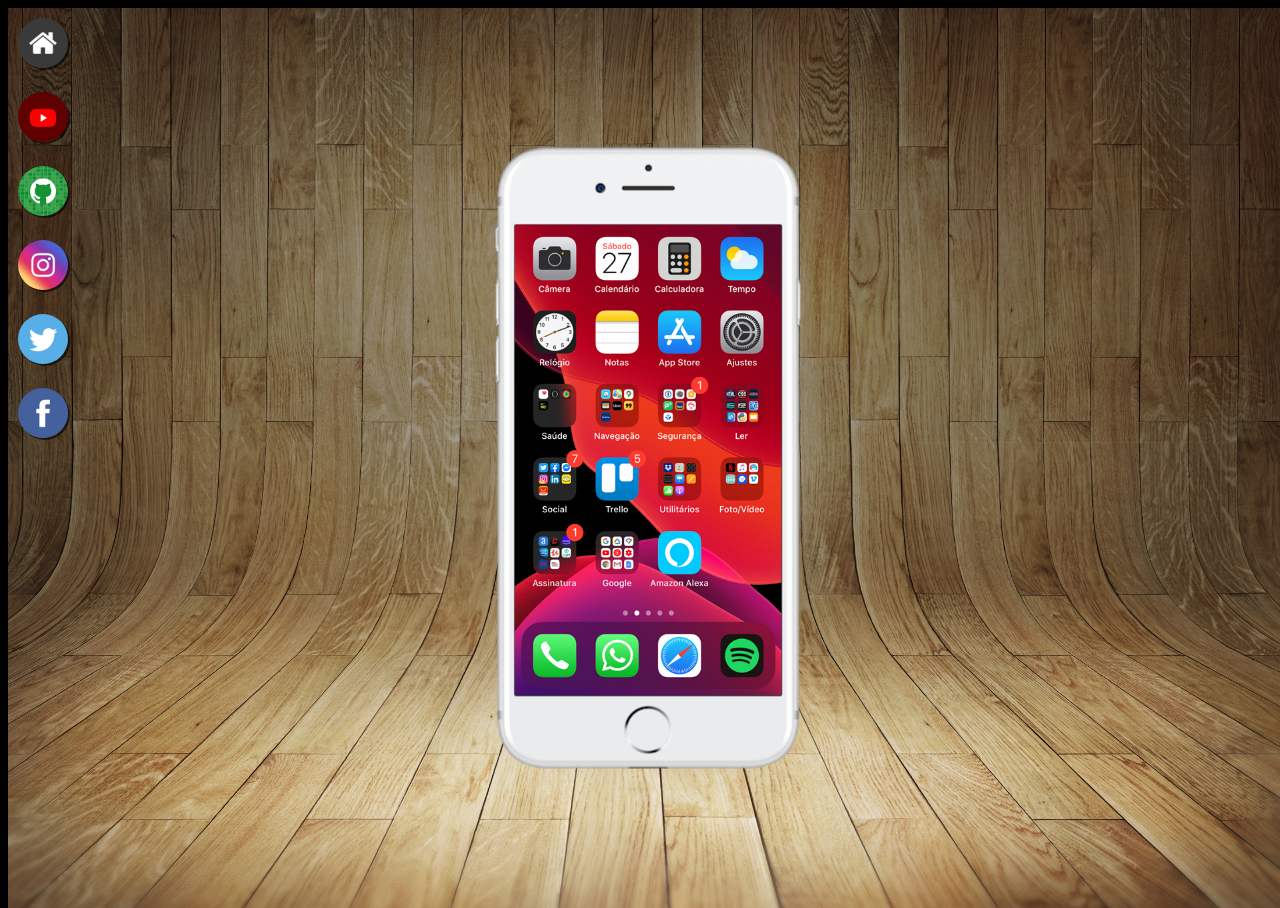
<file: index.html>
<!DOCTYPE html>
<html lang="en">
<head>
    <meta charset="UTF-8">
    <meta name="viewport" content="width=device-width, initial-scale=1.0">
    <title>Social project</title>
    <link rel="shortcut icon" href="favicon.ico" type="image/x-icon">
    <link rel="stylesheet" href="styles/style.css">
</head>
<body>
    <main>
        <section id="mobile">
            <iframe src="home.html" frameborder="0" name="tela" id="tela">Seu navegador não é compatível.</iframe>
        
        </section>
        <section id="socialmedia">
           <a href="home.html" target="tela"><img src="imagens/logo-home.jpg" alt="home"></a><br>
           <a href="youtube.html" target="tela"><img src="imagens/logo-youtube.jpg" alt="youtube"></a><br>
           <a href="github.html" target="tela"><img src="imagens/logo-github.jpg" alt="github"></a><br>
           <a href="instagram.html" target="tela"><img src="imagens/logo-instagram.jpg" alt="instagram"></a><br>
           <a href="twitter.html" target="tela"><img src="imagens/logo-twitter.jpg" alt="twitter"></a><br>
           <a href="facebook.html" target="tela"><img src="imagens/logo-facebook.jpg" alt="facebook"></a>
        </section>
    </main>
</body>
</html>
</file>
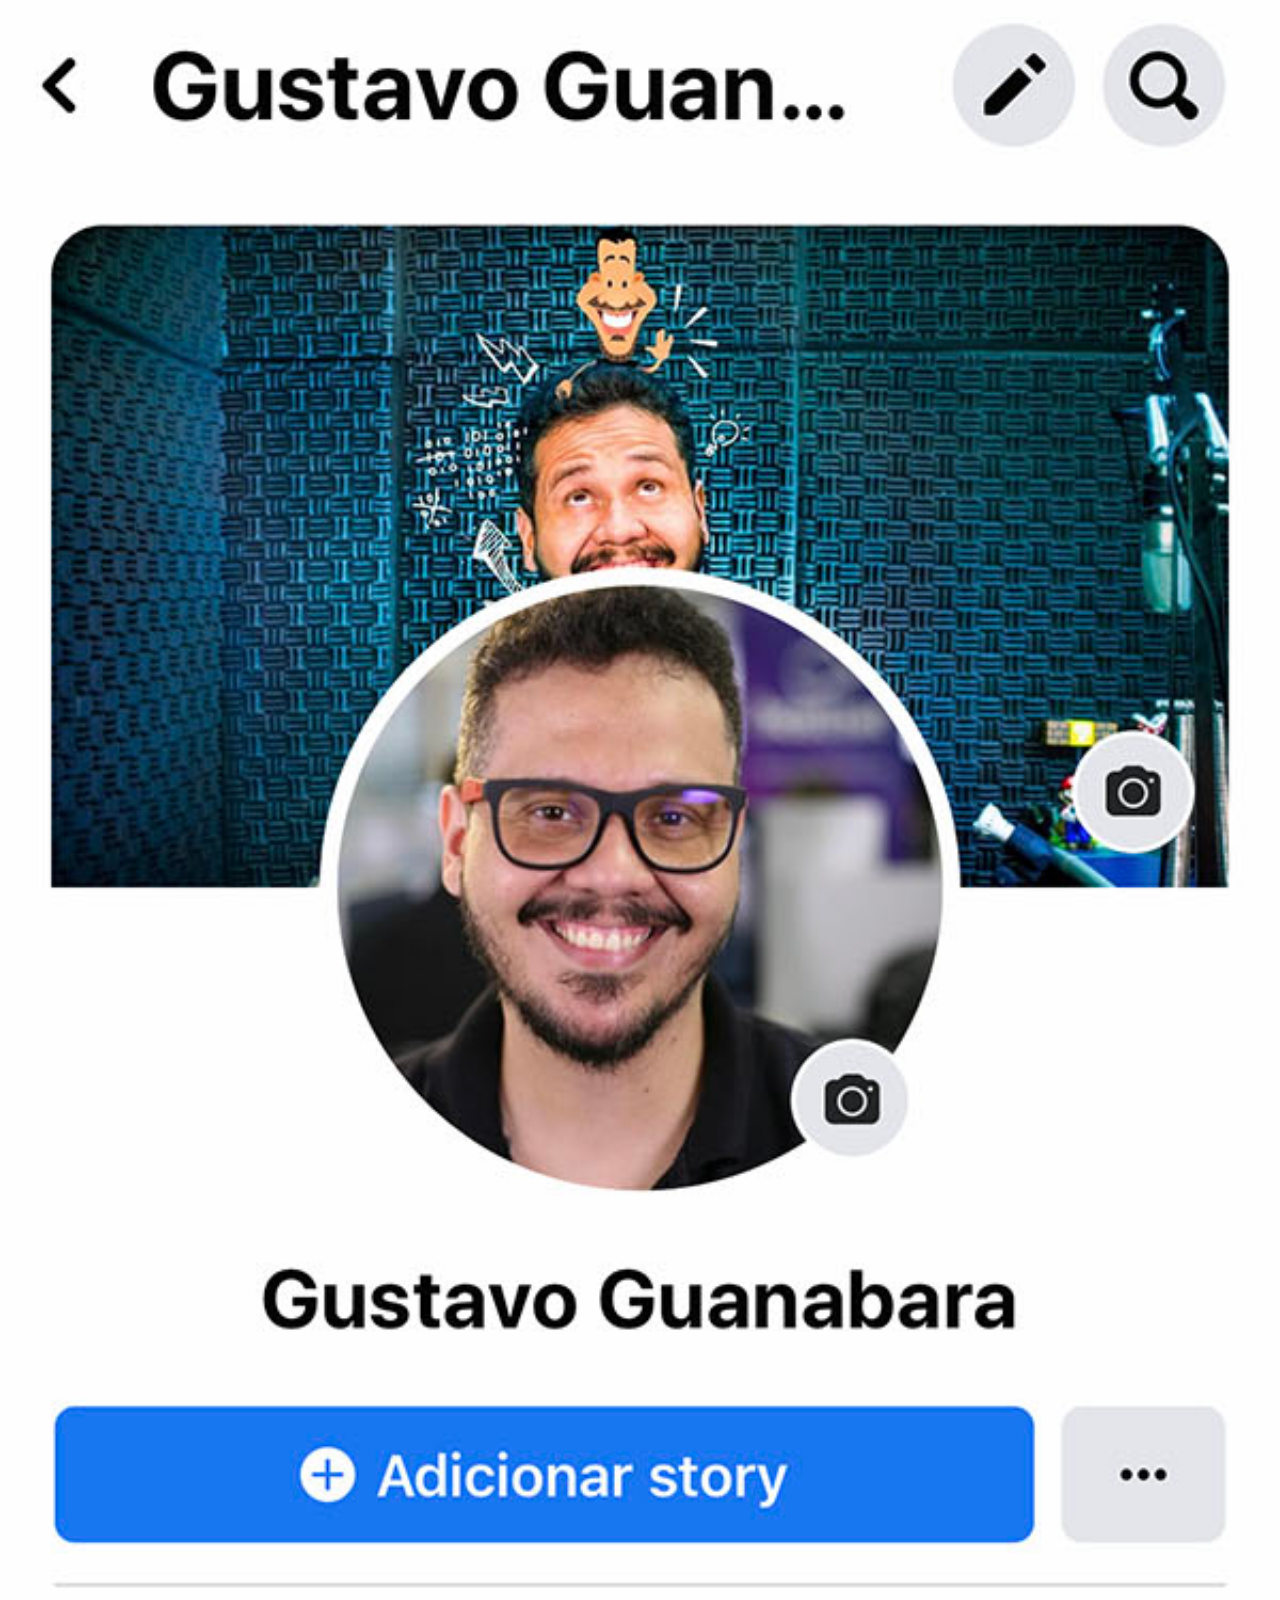
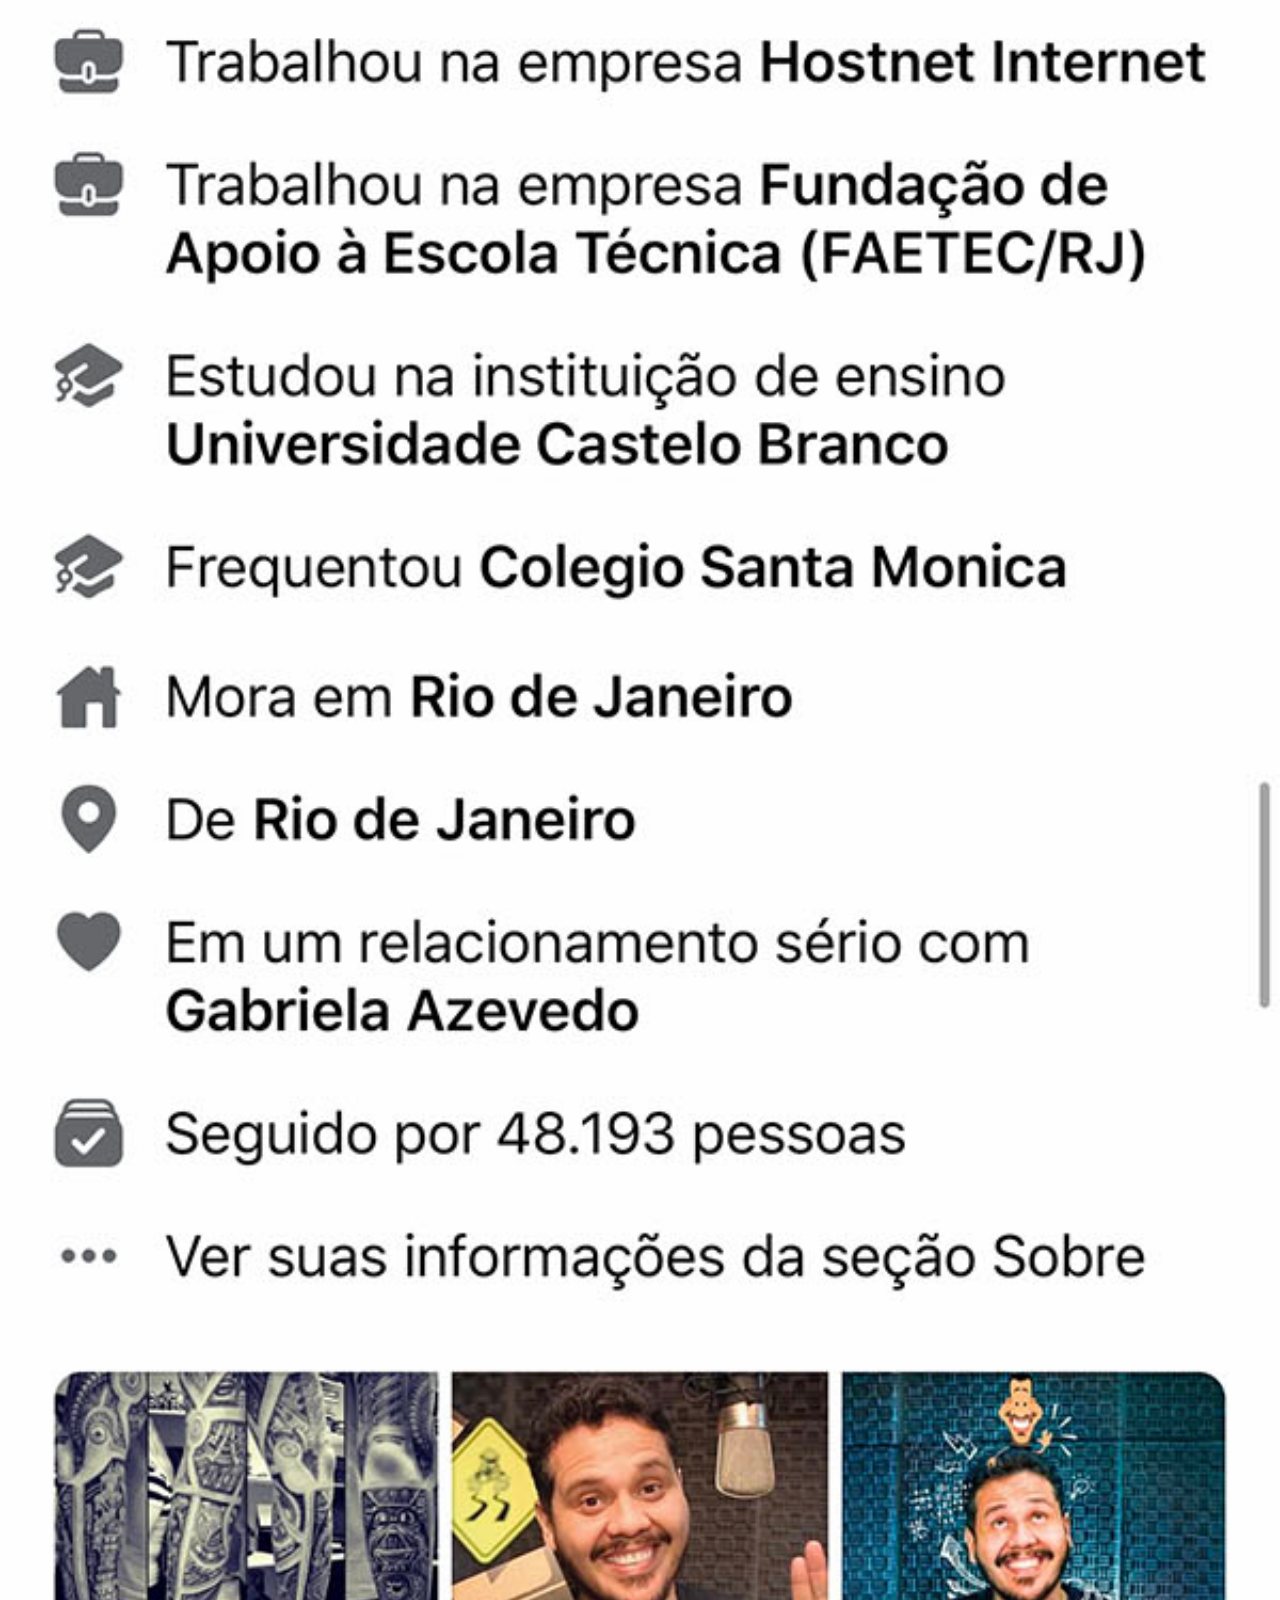
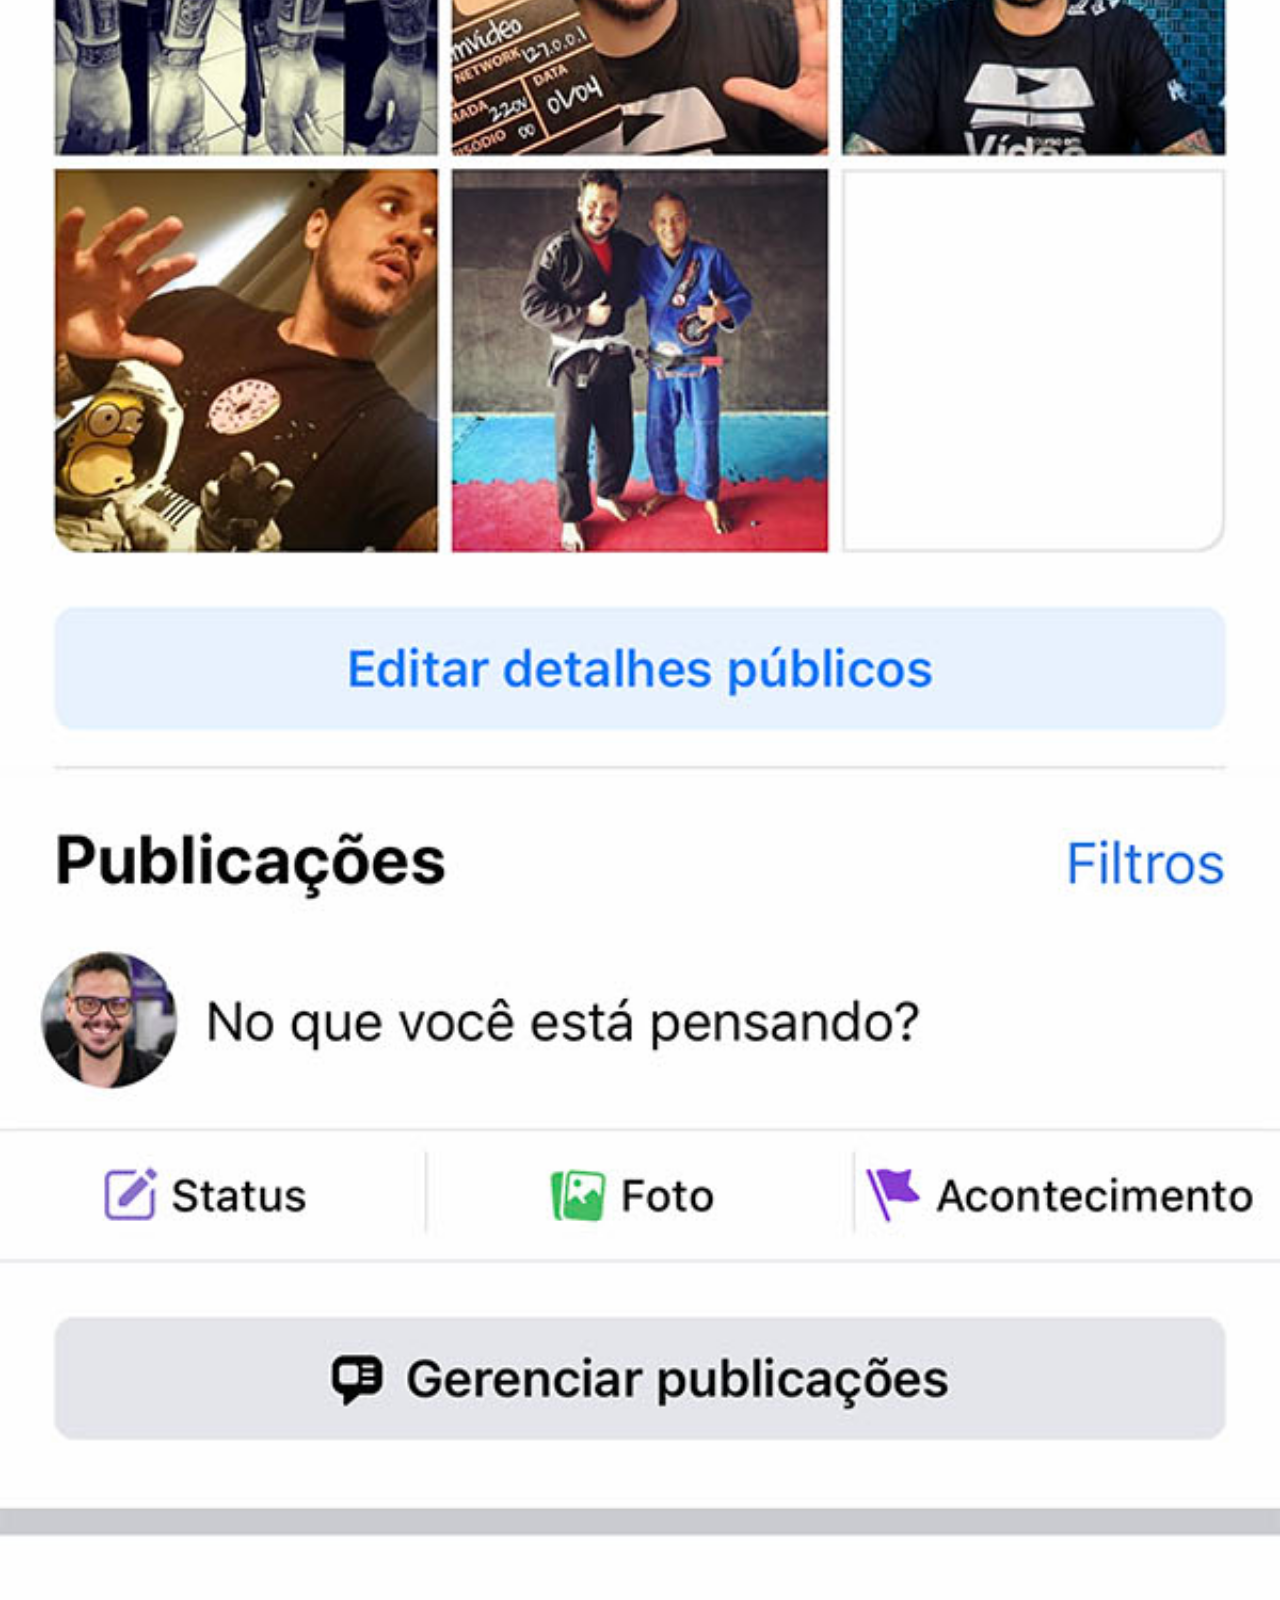
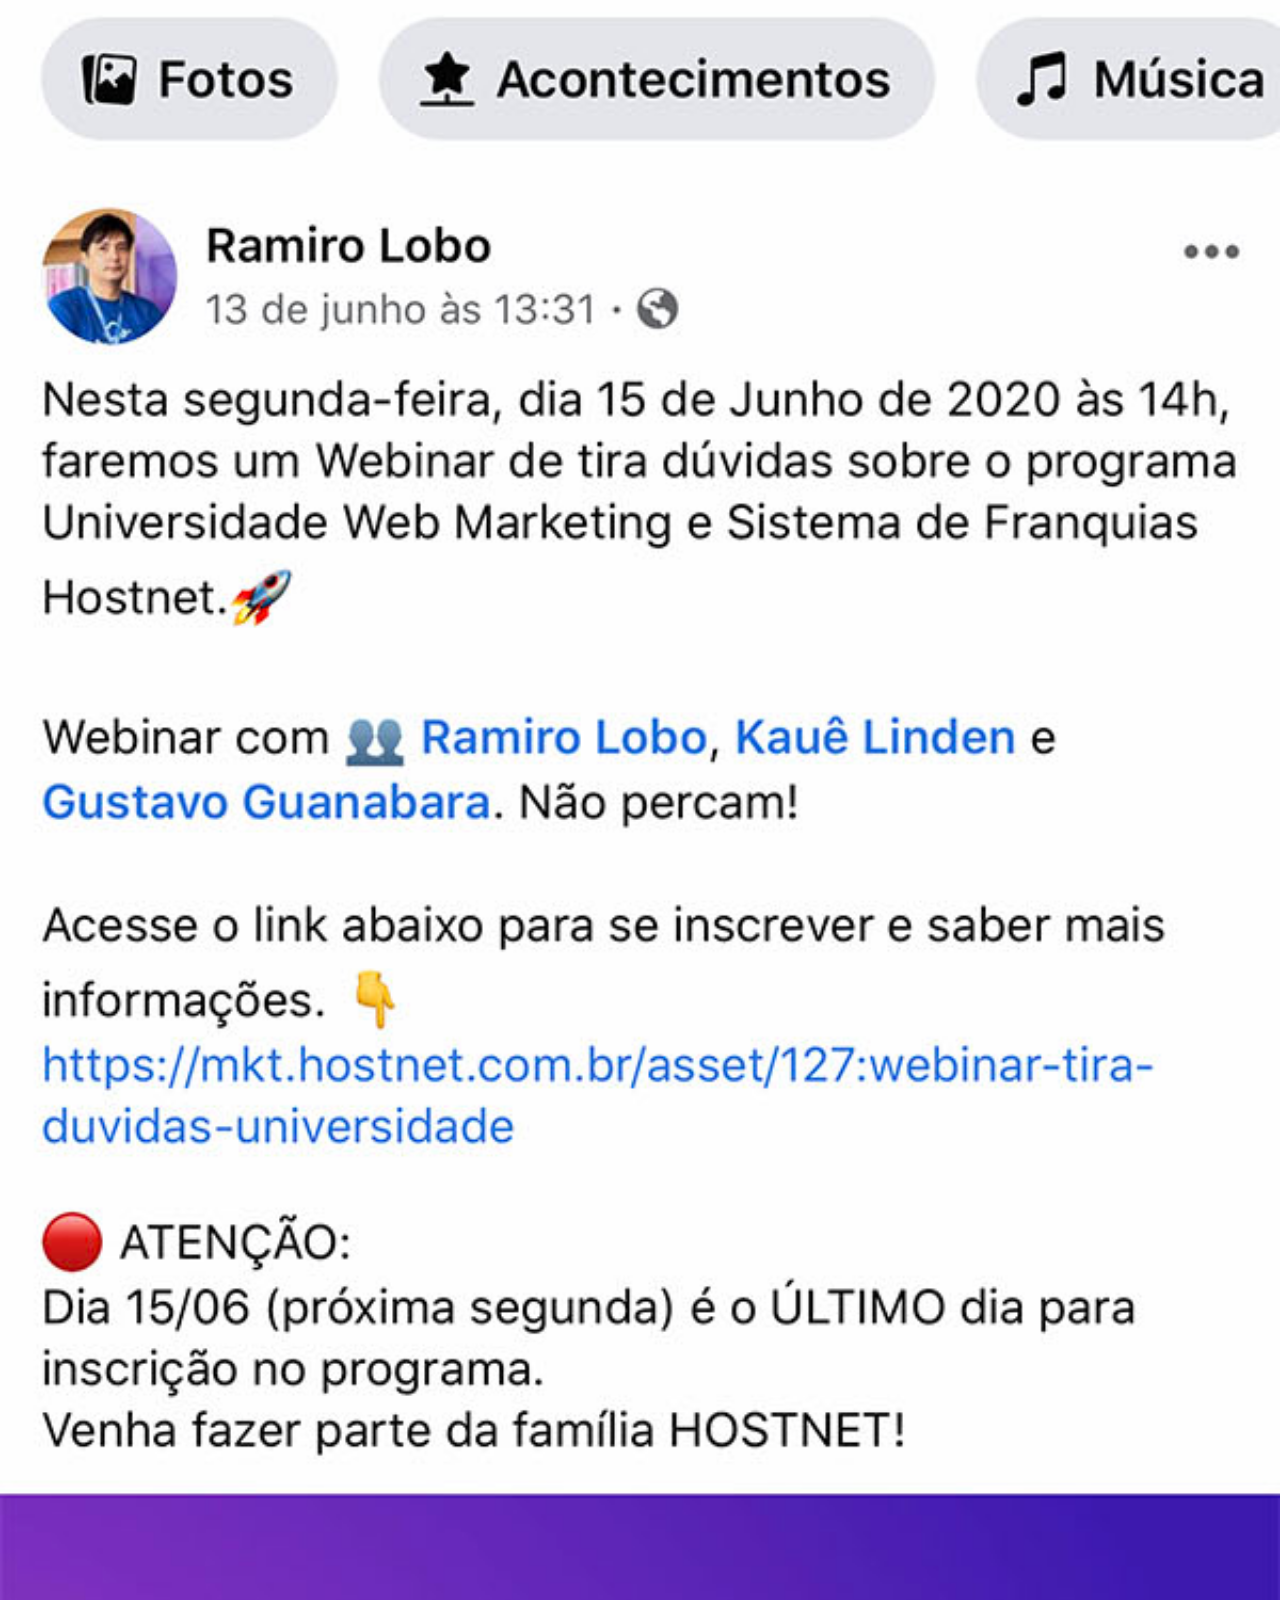
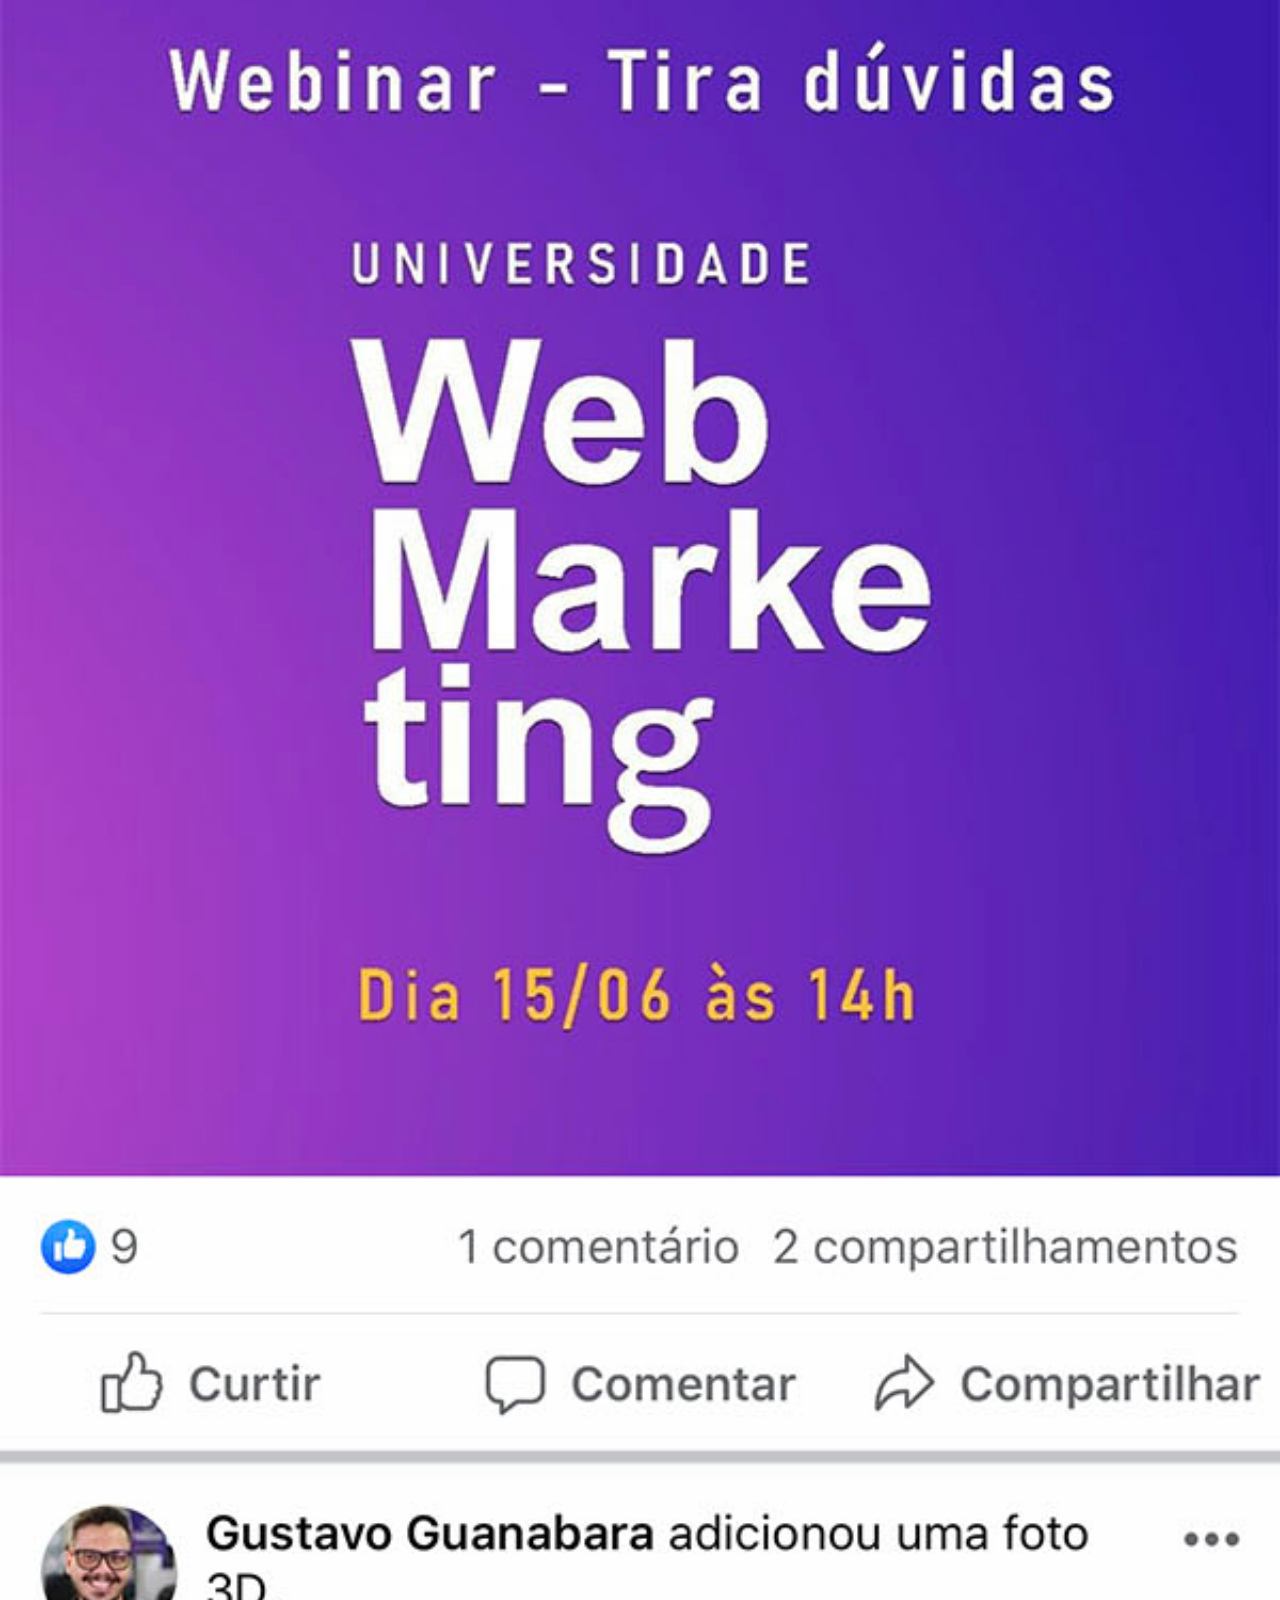
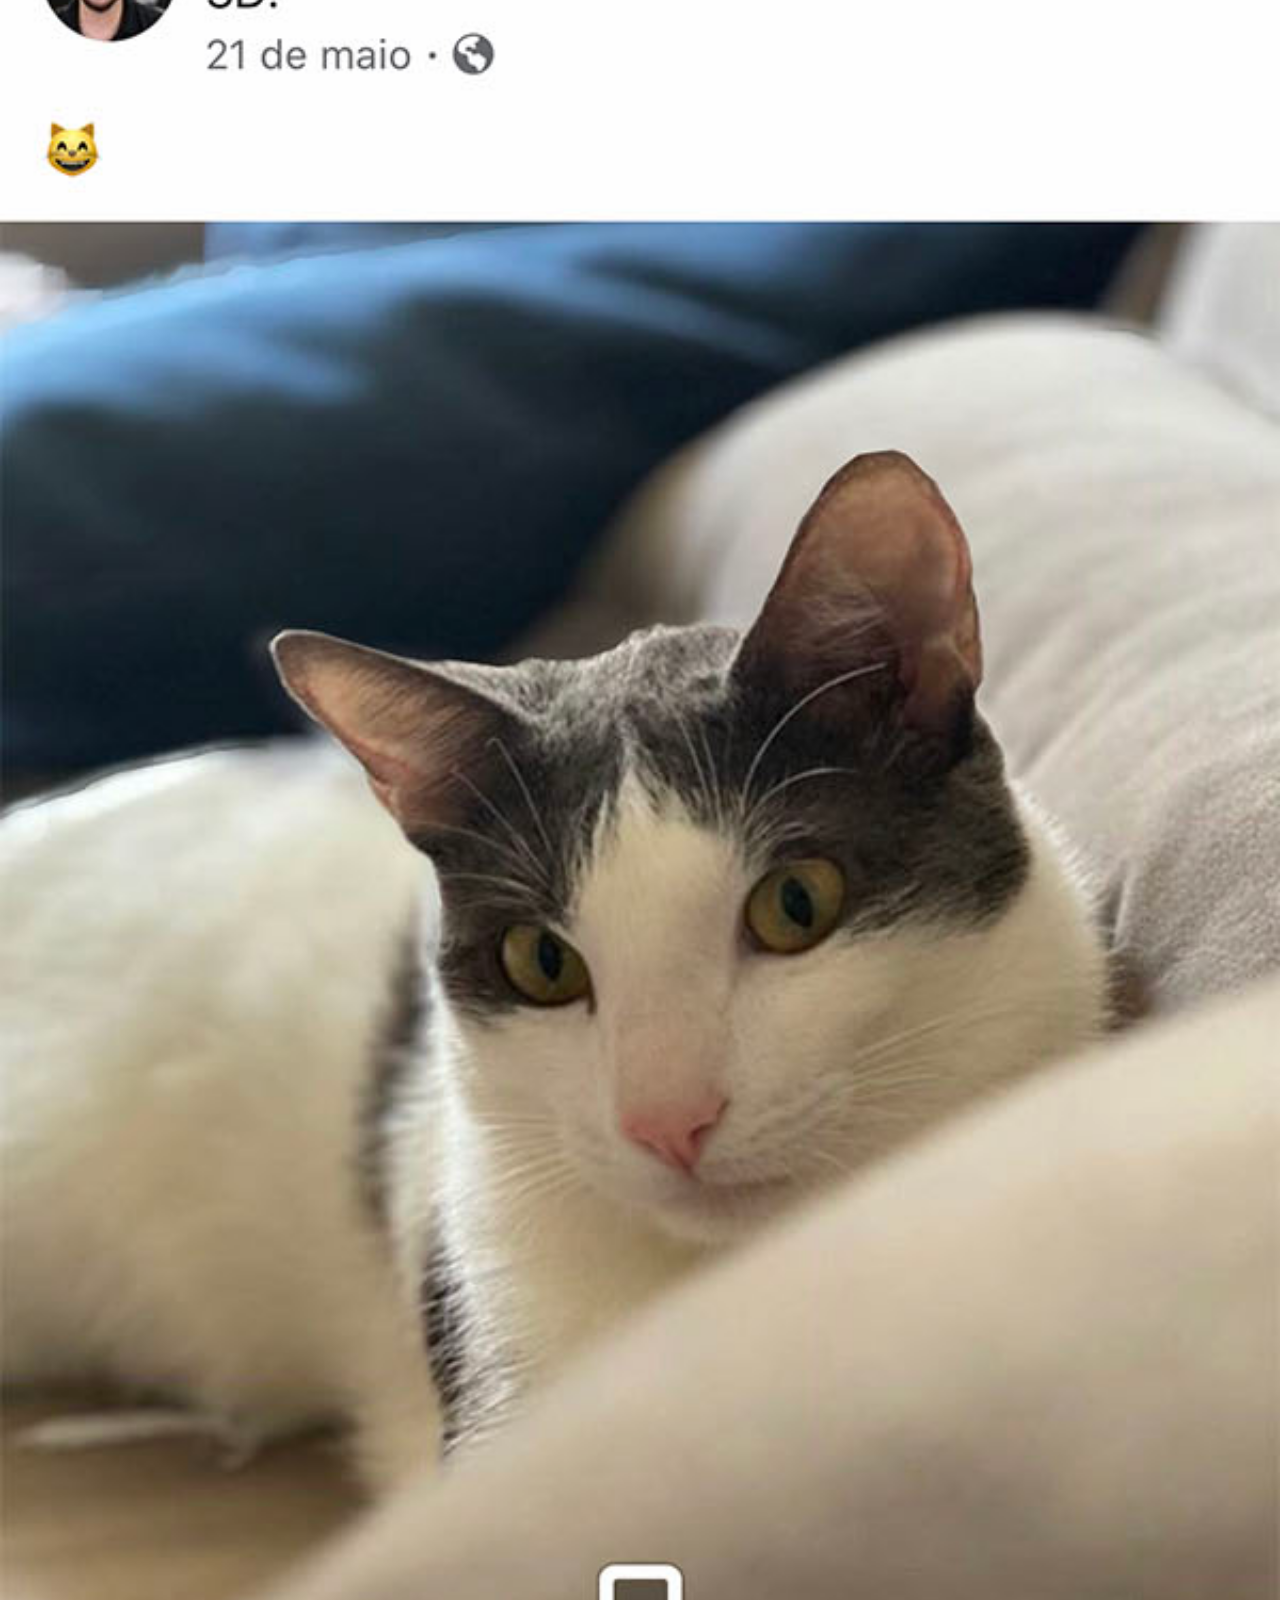
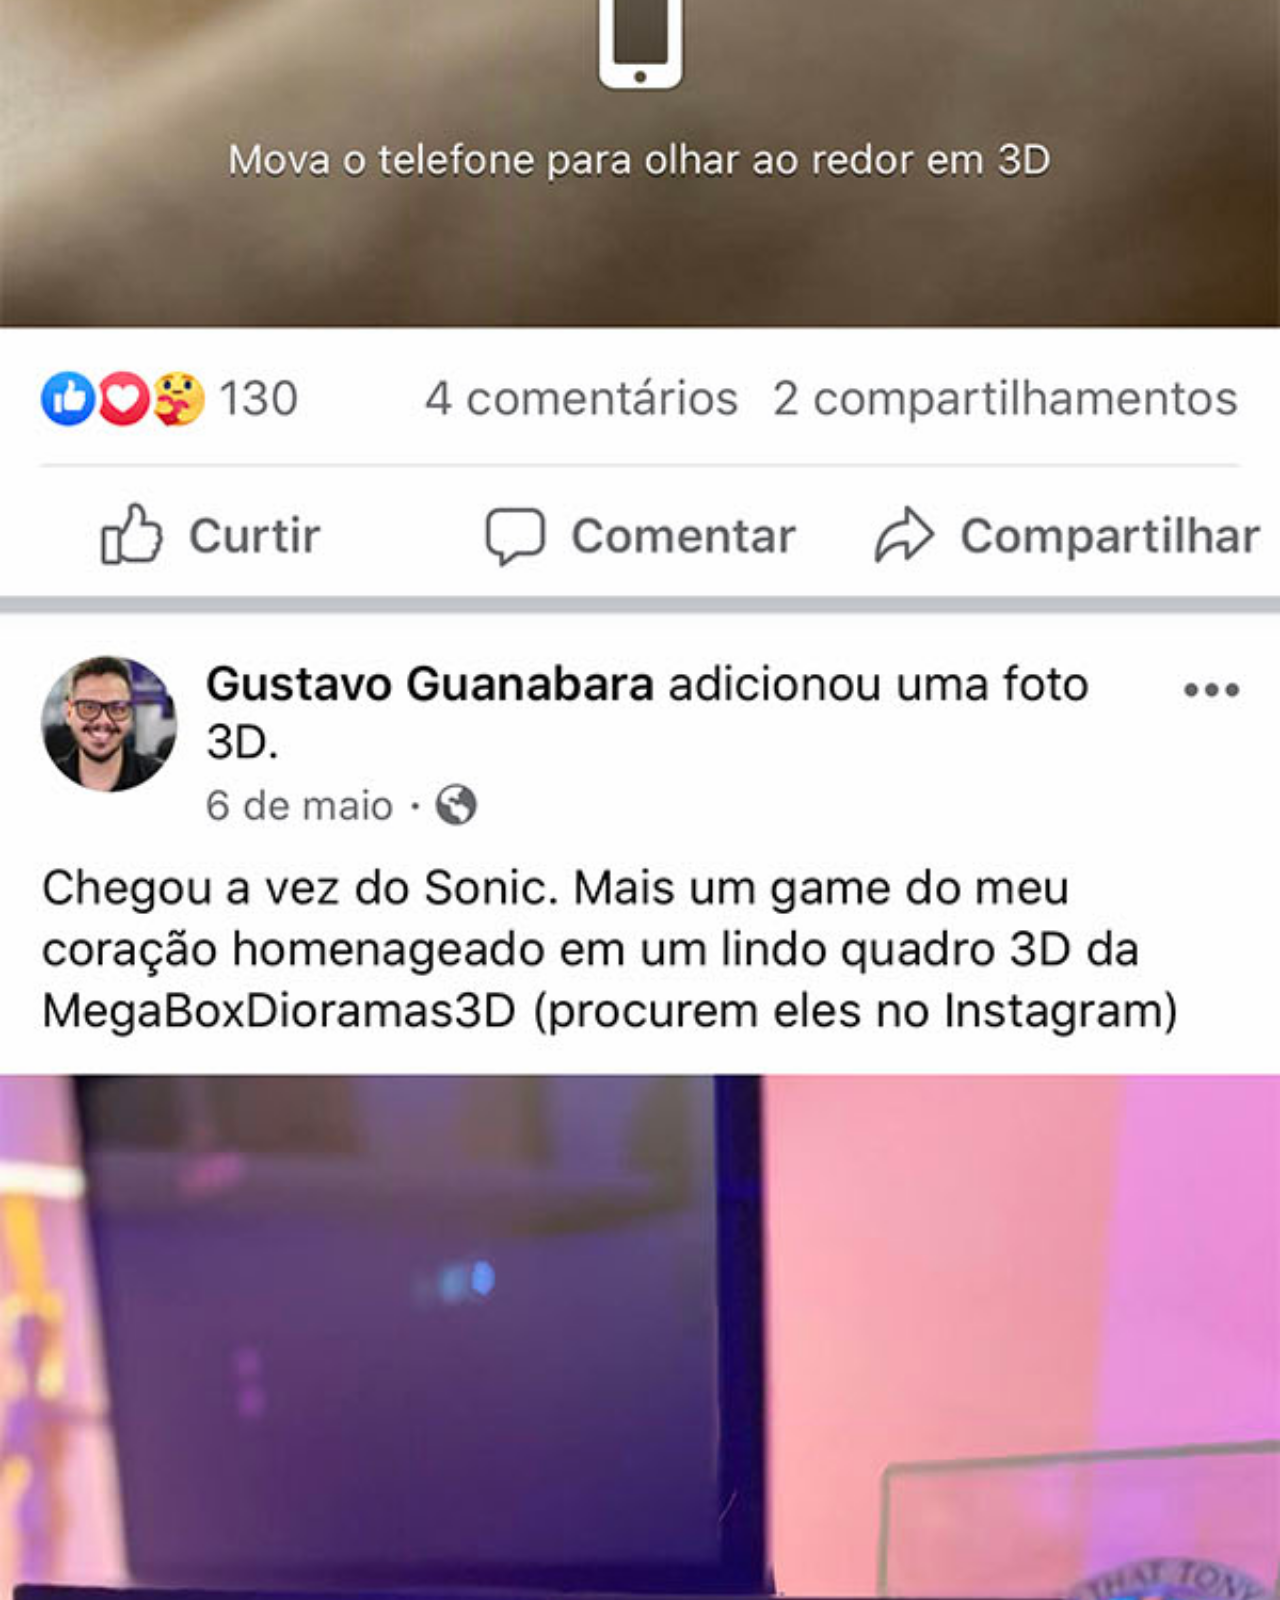
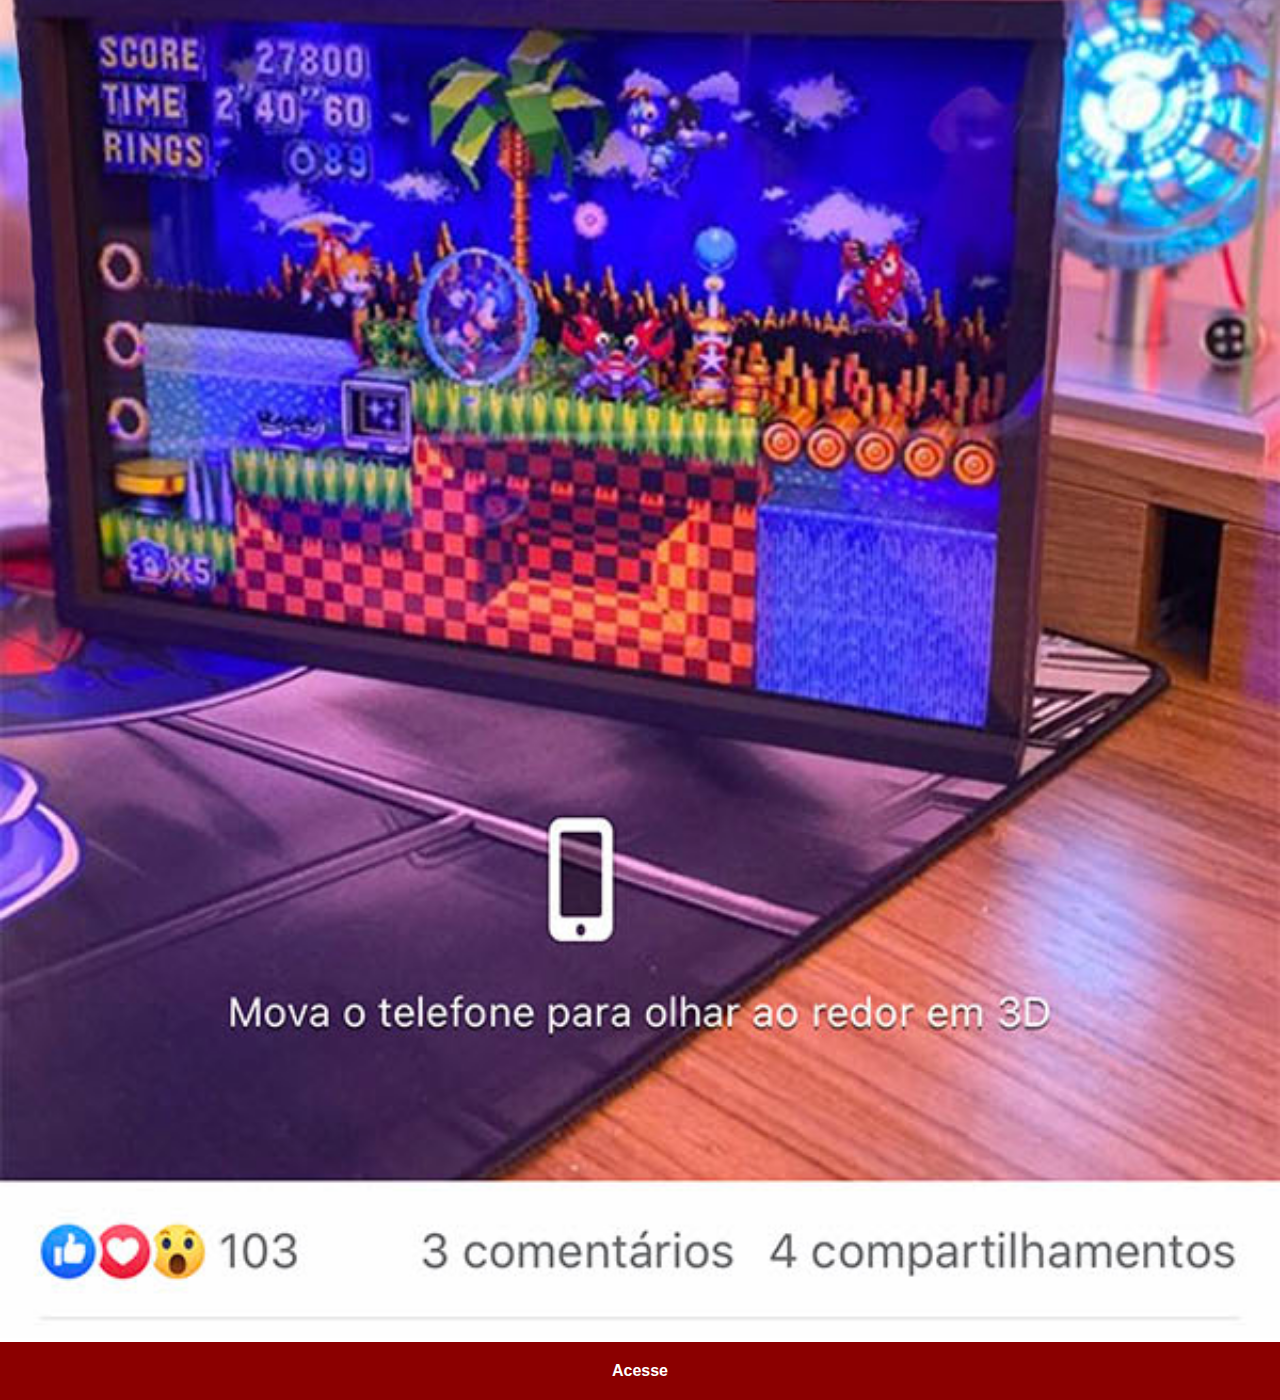
<file: facebook.html>
<!DOCTYPE html>
<html lang="en">
<head>
    <meta charset="UTF-8">
    <meta name="viewport" content="width=device-width, initial-scale=1.0">
    <title>facebook</title>
    <link rel="stylesheet" href="styles/social.css">
</head>
<body>
    <img src="imagens/tela-facebook.jpg" alt="facebook">
    <a href="https://www.facebook.com/gustavoguanabara" target="_blank">Acesse</a>
</body>
</html>
</file>
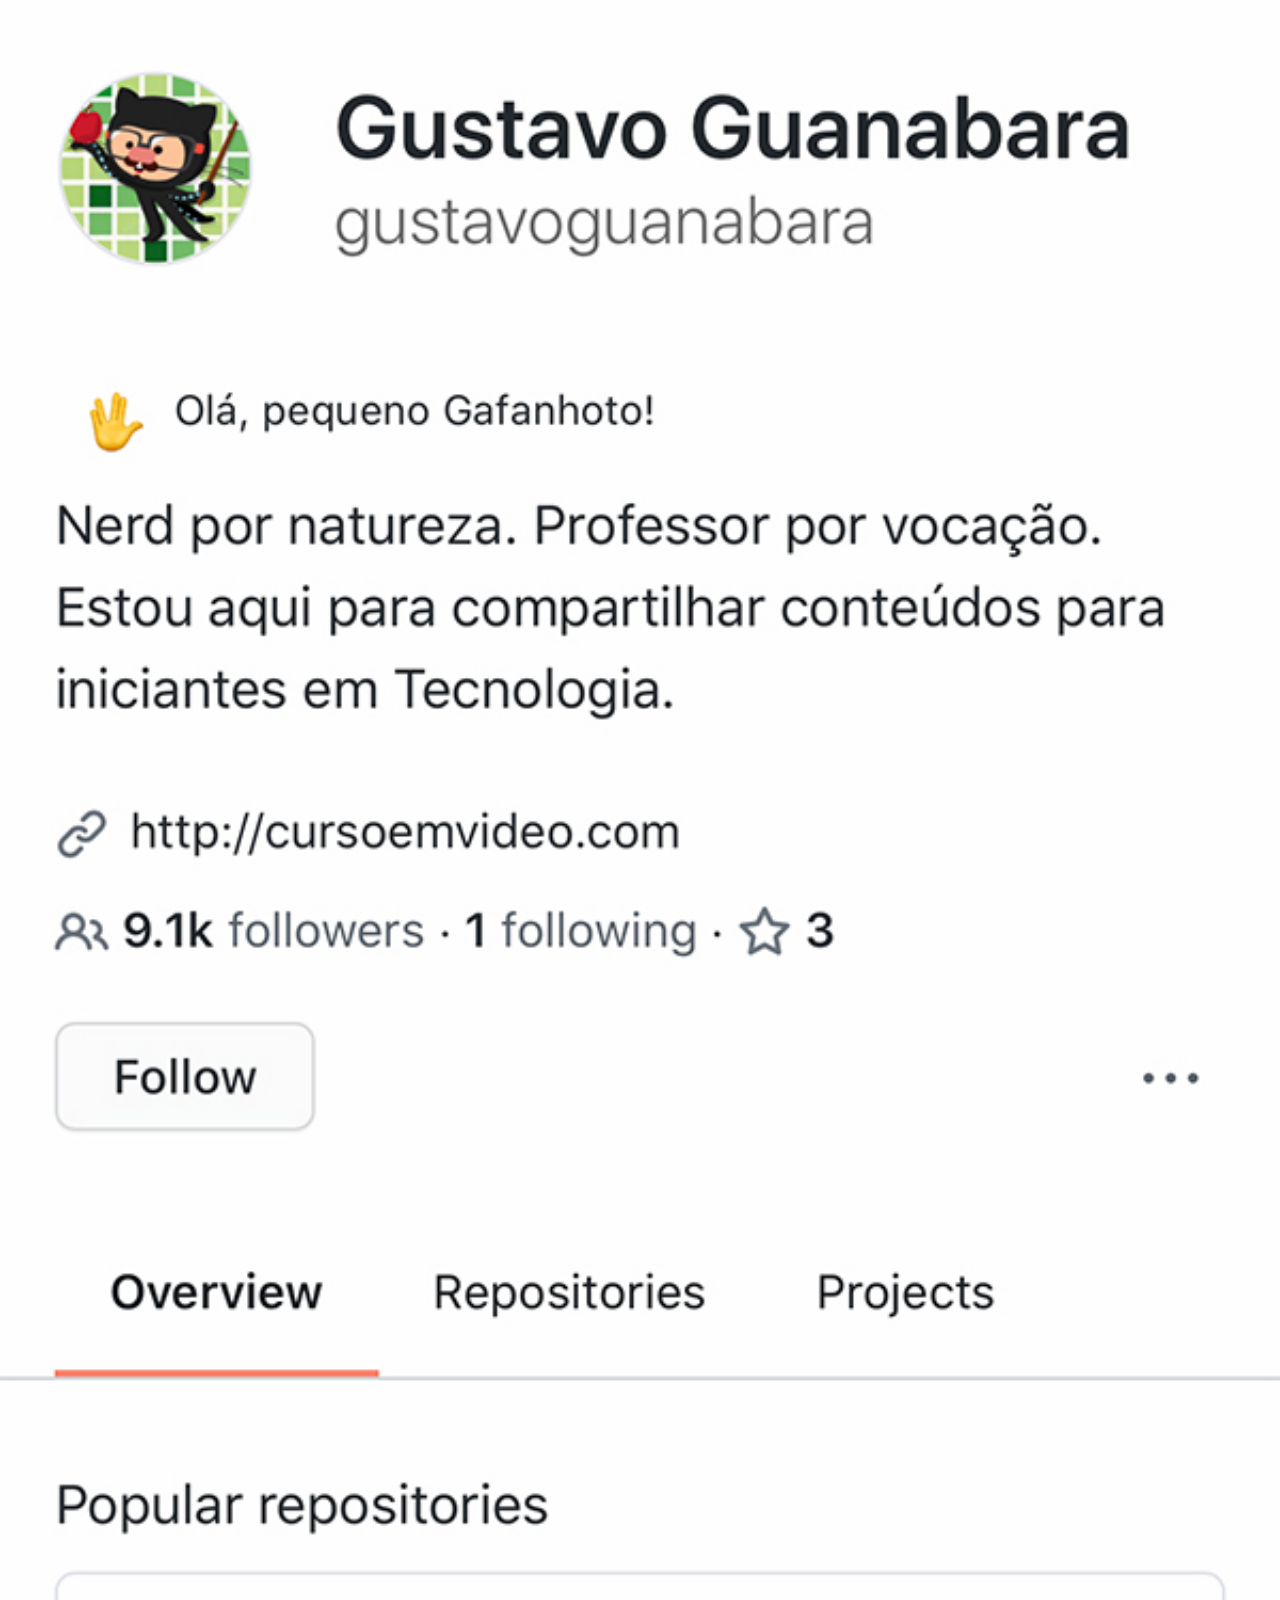
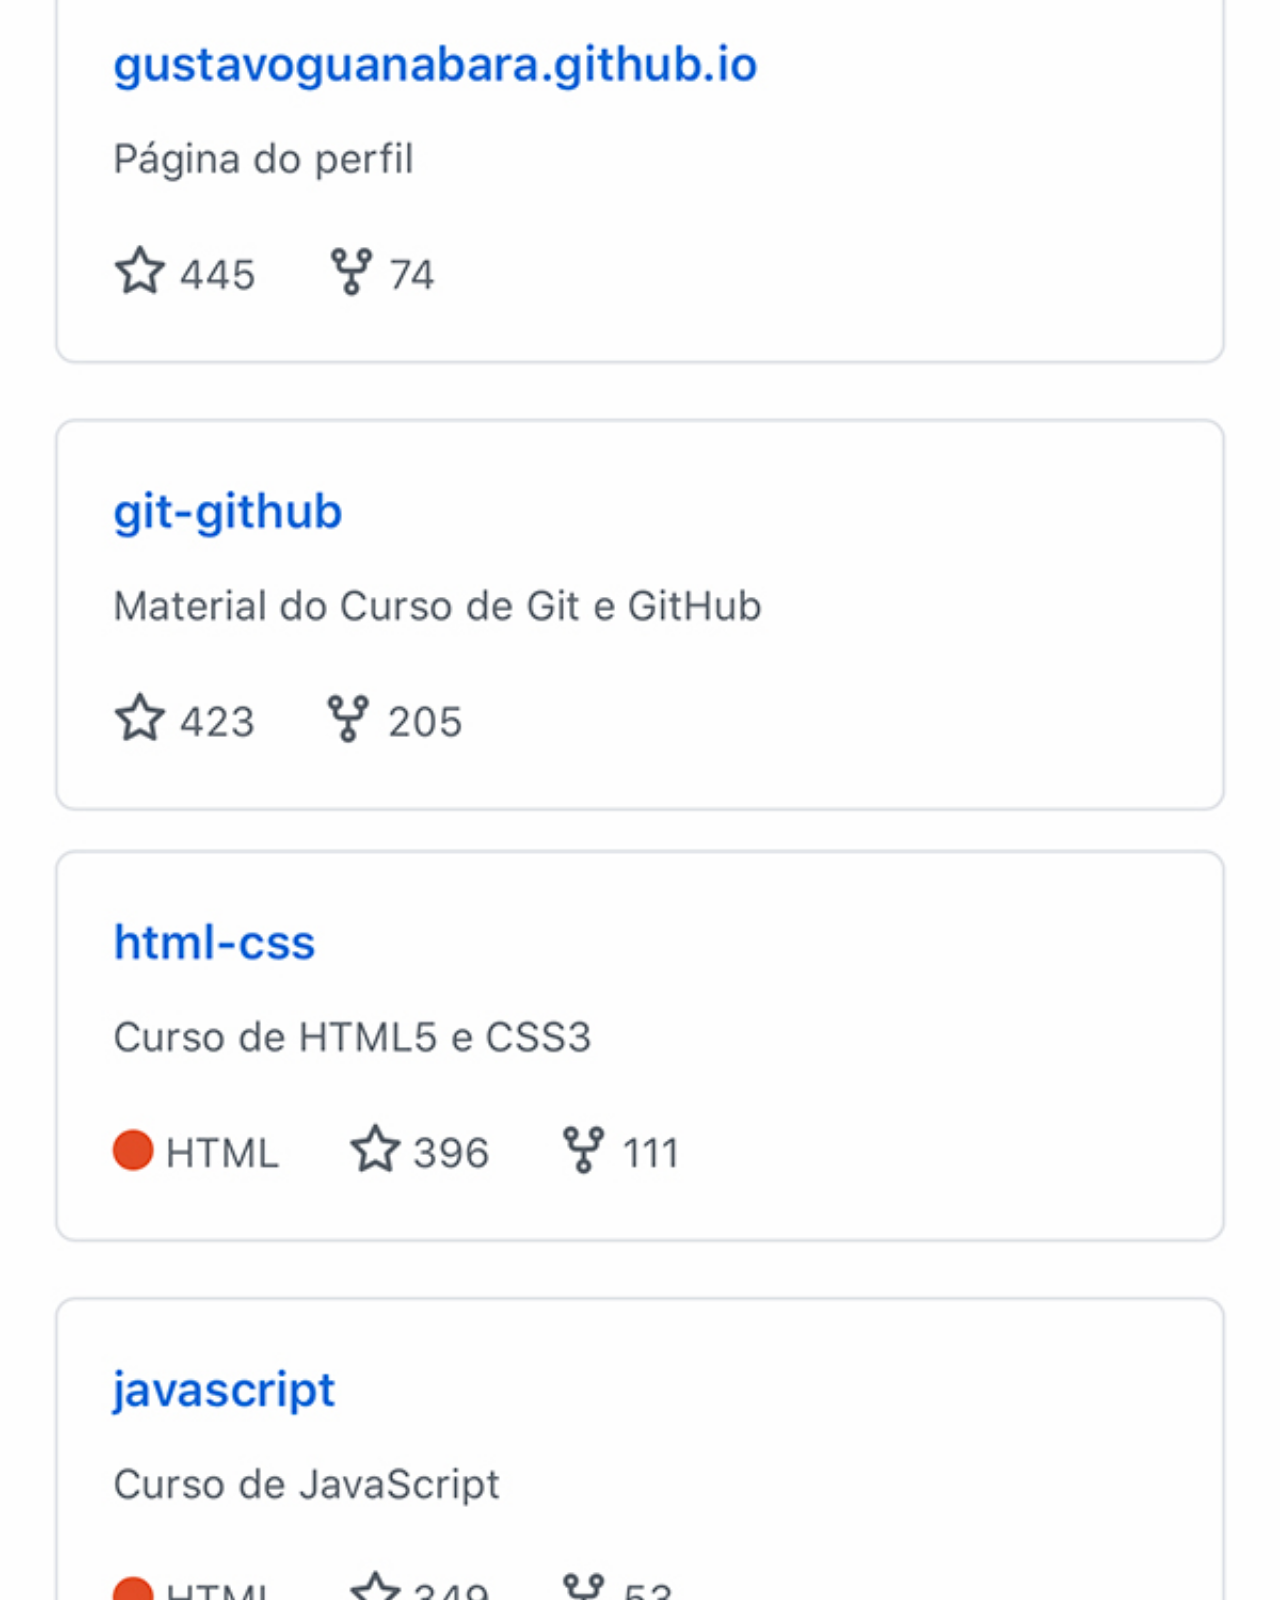
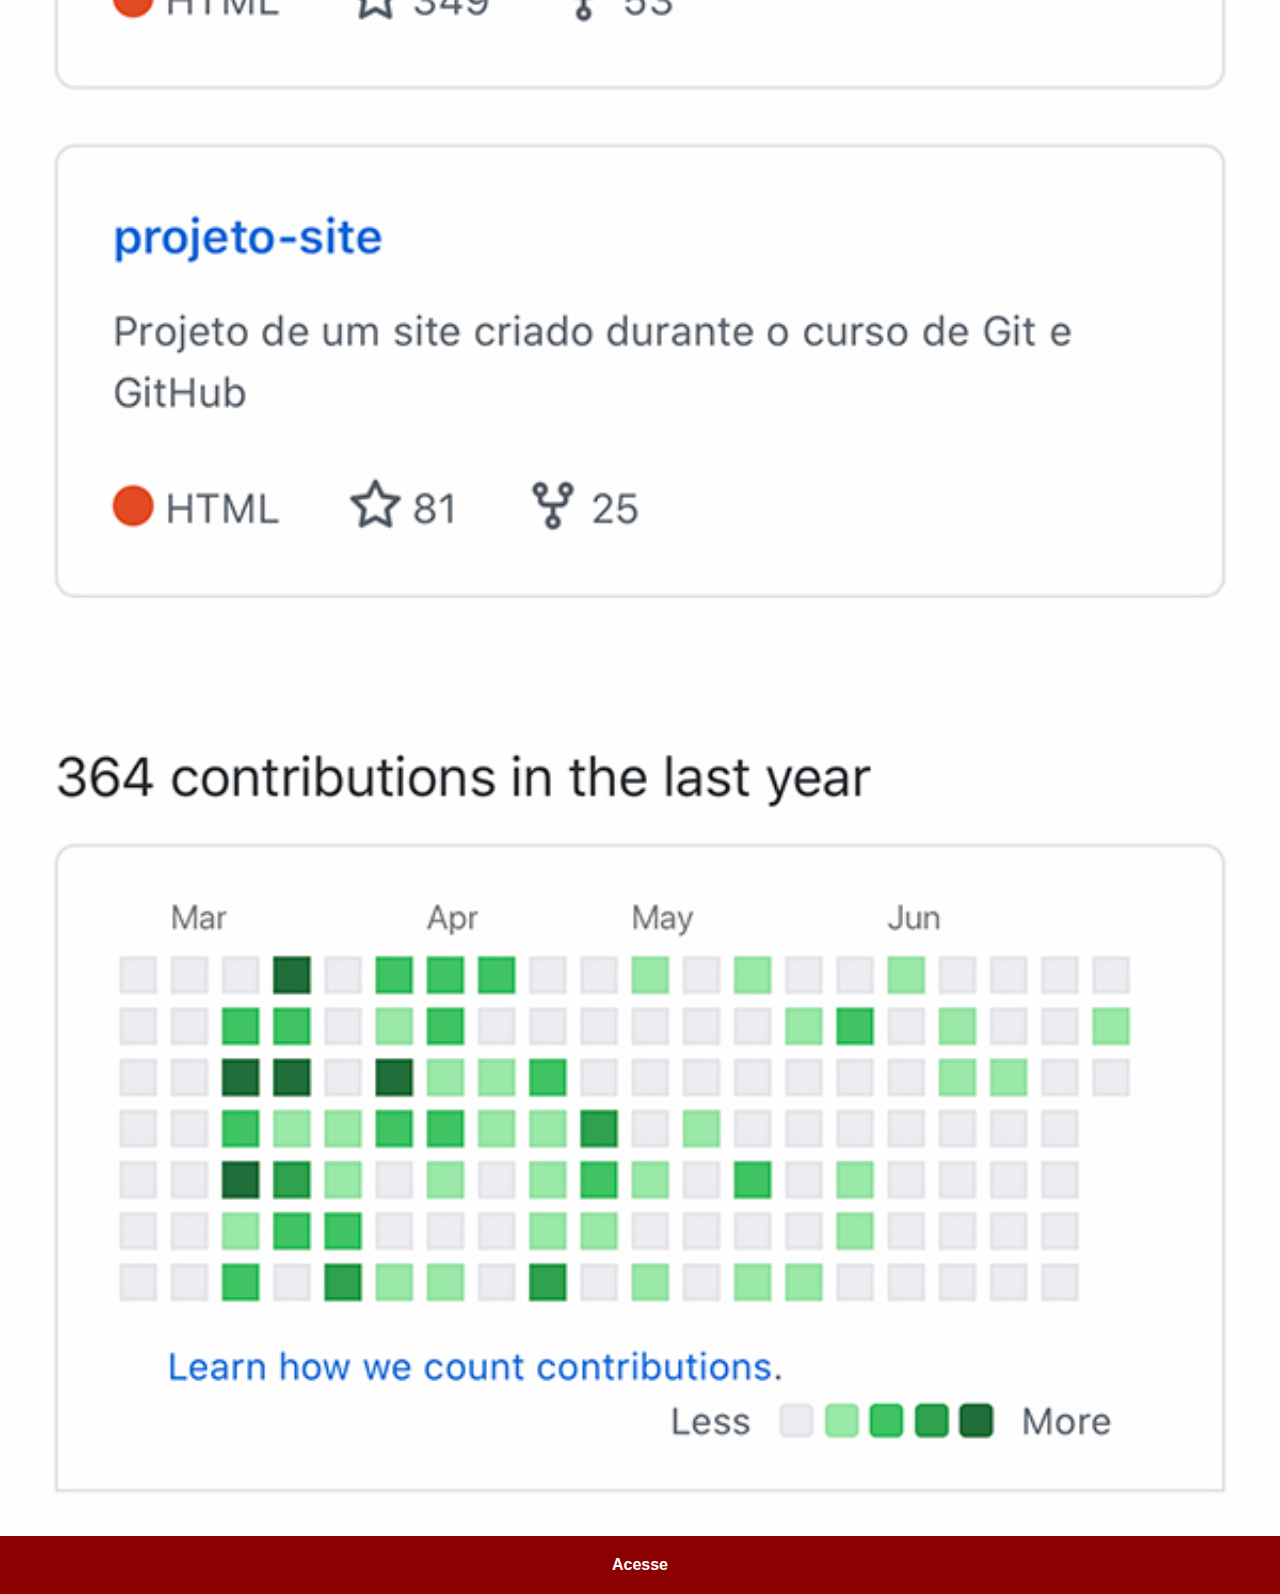
<file: github.html>
<!DOCTYPE html>
<html lang="en">
<head>
    <meta charset="UTF-8">
    <meta name="viewport" content="width=device-width, initial-scale=1.0">
    <title>github</title>
    <link rel="stylesheet" href="styles/social.css">
</head>
<body>
    <img src="imagens/tela-github.jpg" alt="github">
    <a href="https://github.com/gustavoguanabara" target="_blank">Acesse</a>
</body>
</html>
</file>
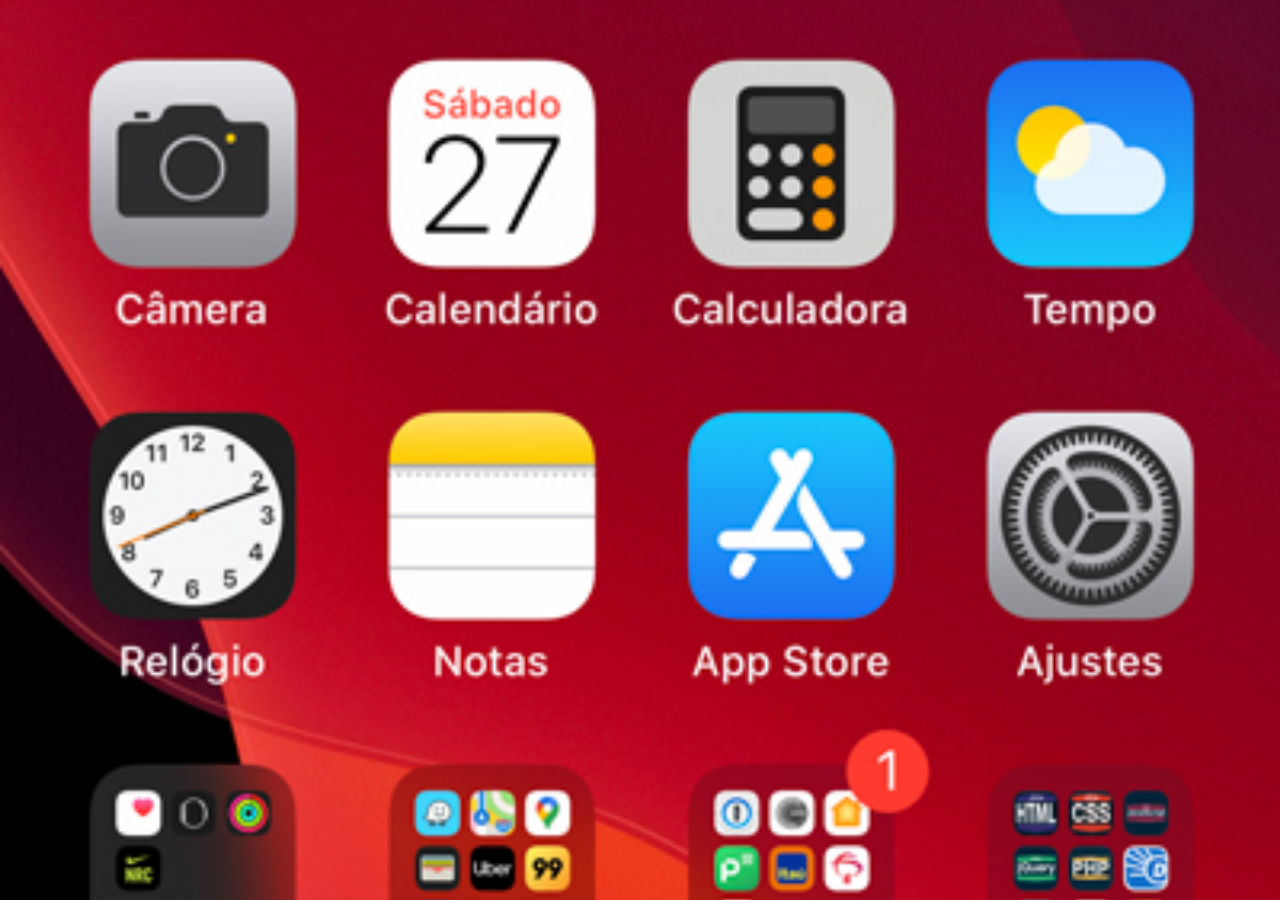
<file: home.html>
<!DOCTYPE html>
<html lang="en">
<head>
    <meta charset="UTF-8">
    <meta name="viewport" content="width=device-width, initial-scale=1.0">
    <title>Home</title>
    <style>
        * {
            margin: 0px;
            padding: 0px;
        }

        body {
            width: 100vw;
            height: 100vh;
            background: url('imagens/tela-home.jpg') no-repeat top center;
            background-size: cover;
        }

        
    </style>
</head>
<body>
    
</body>
</html>
</file>
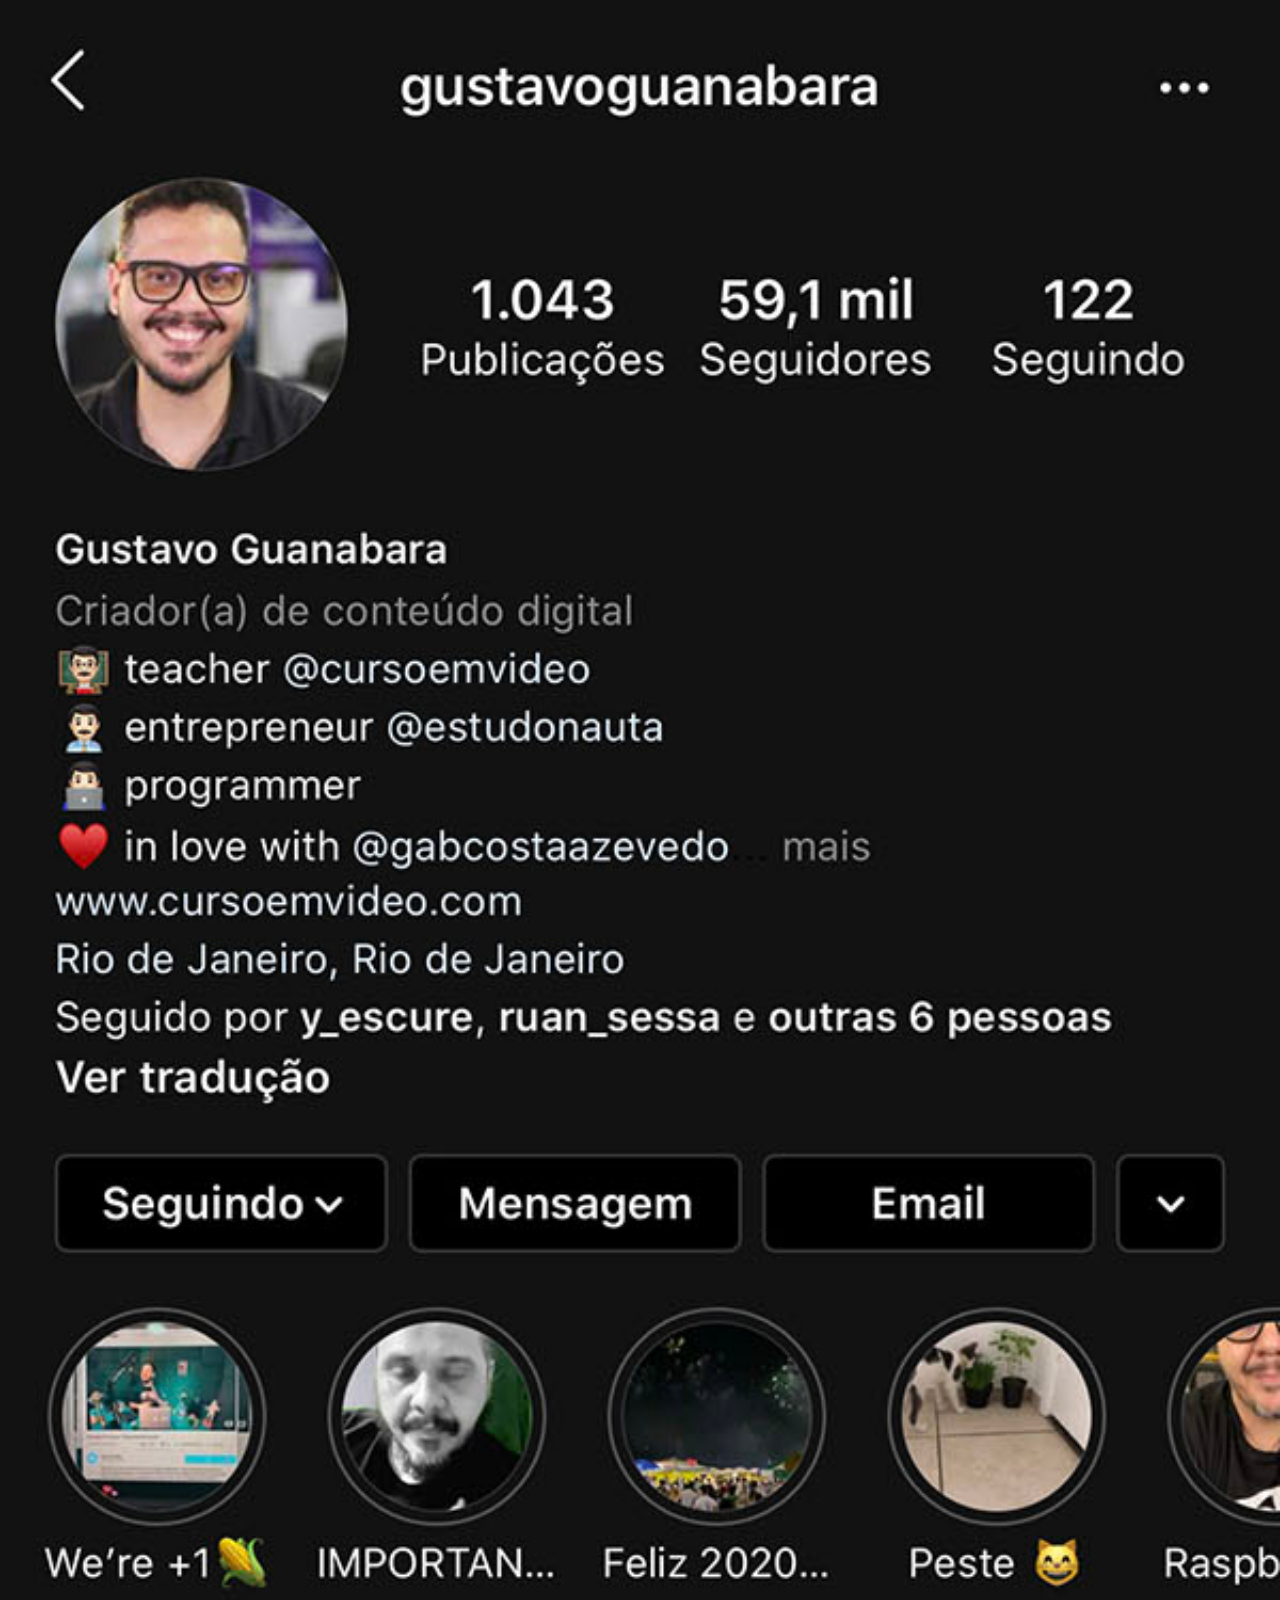
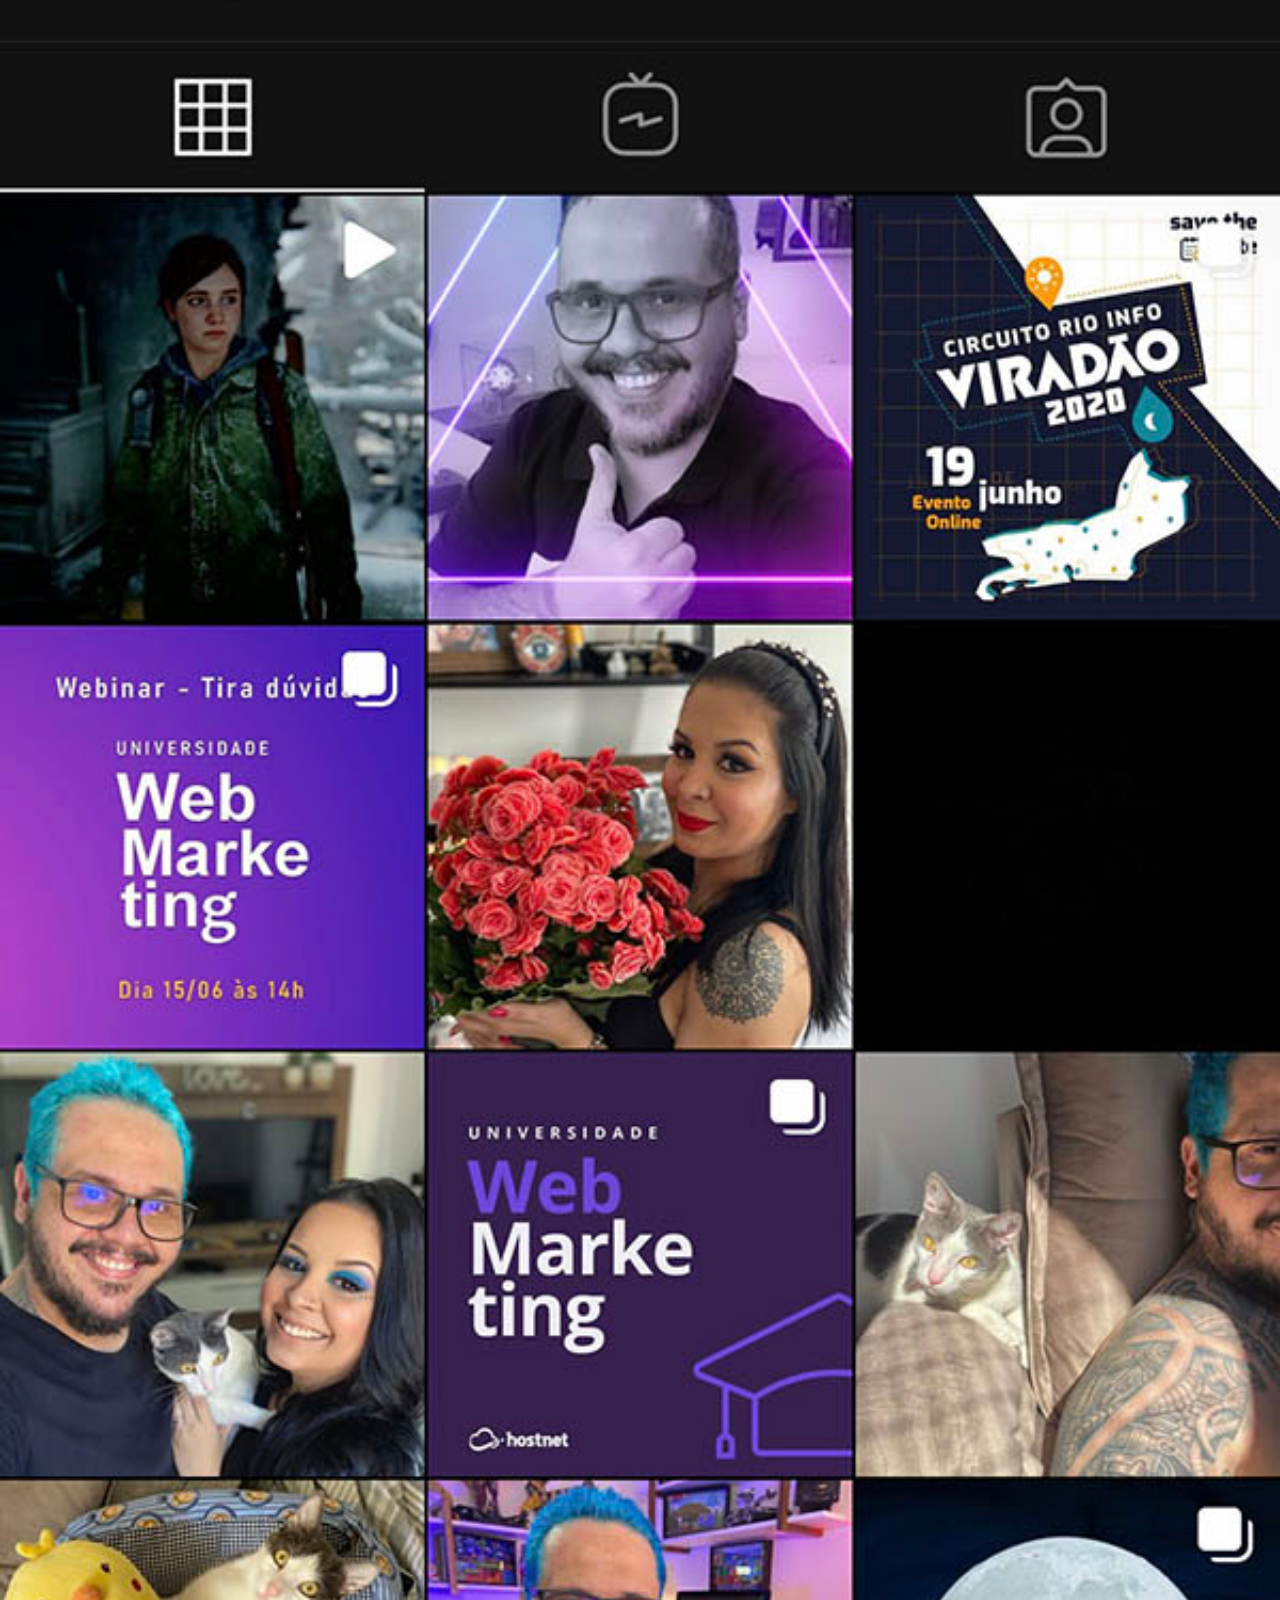
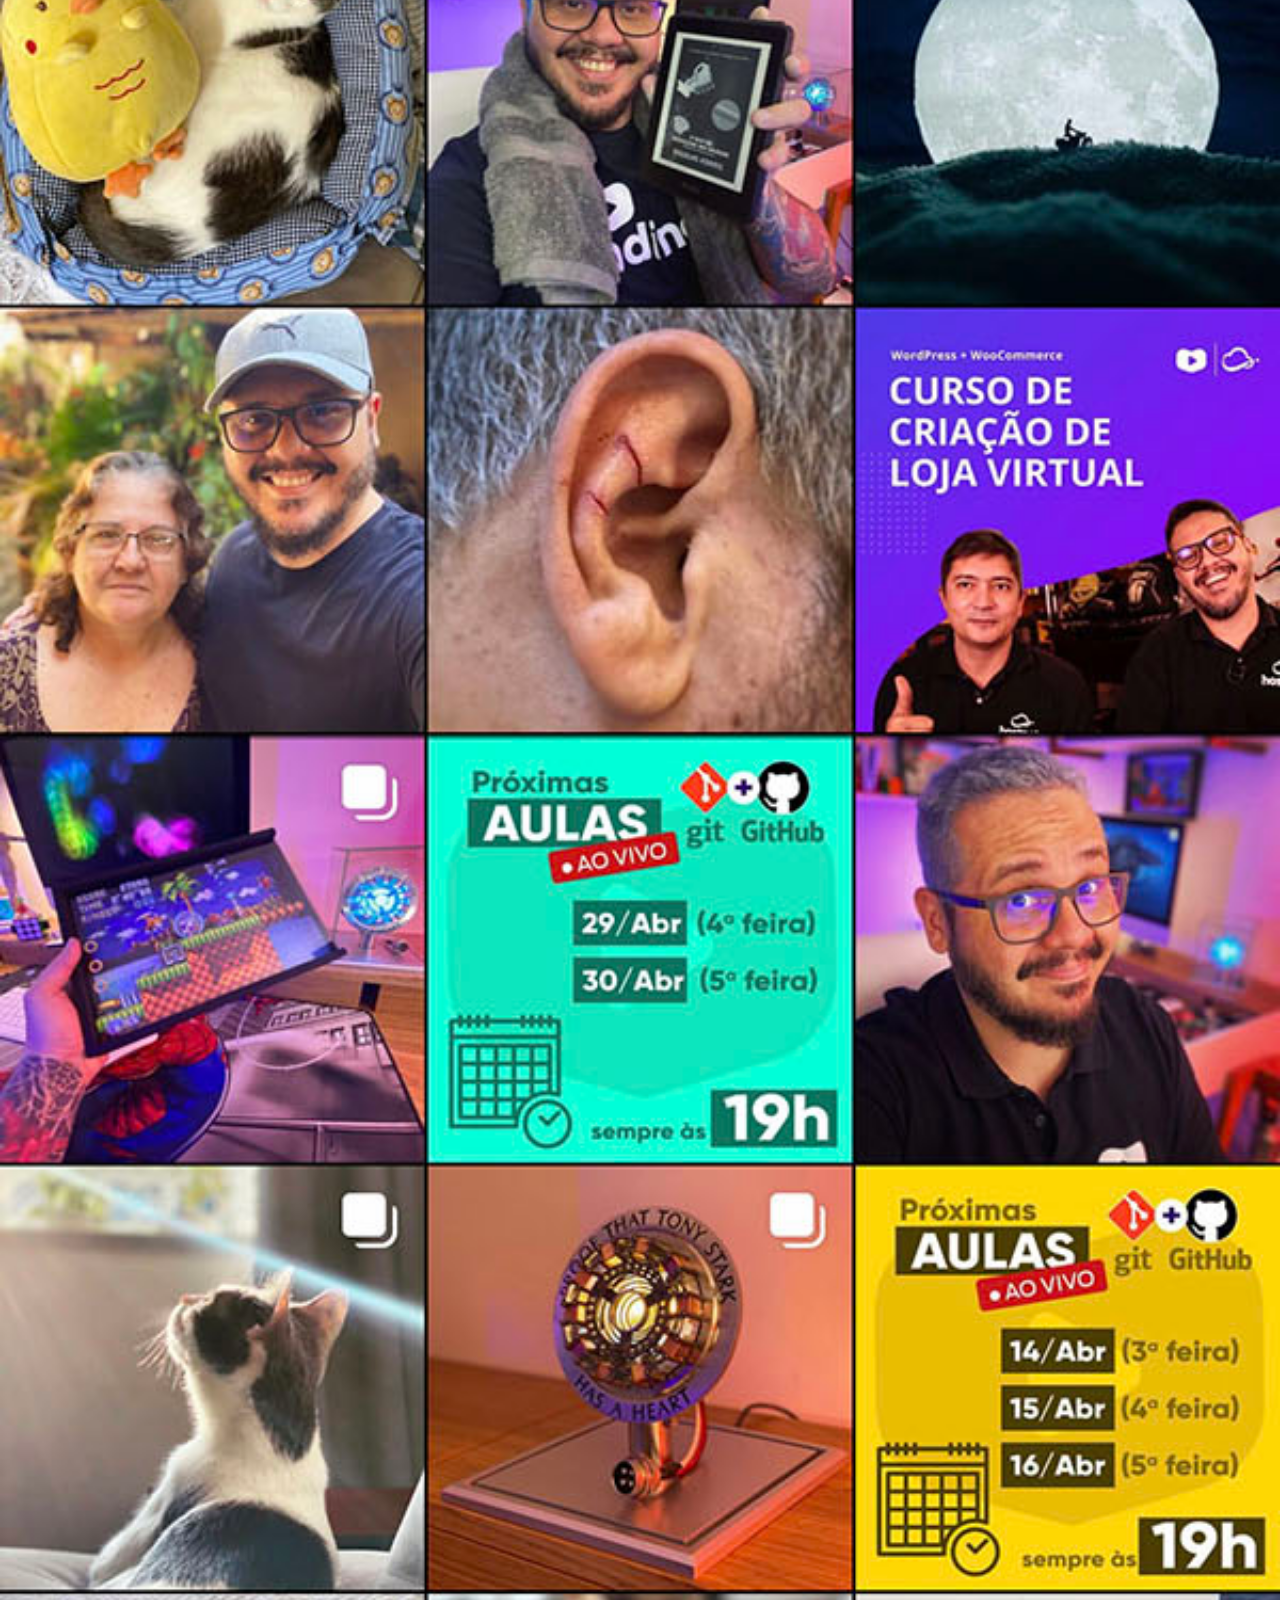
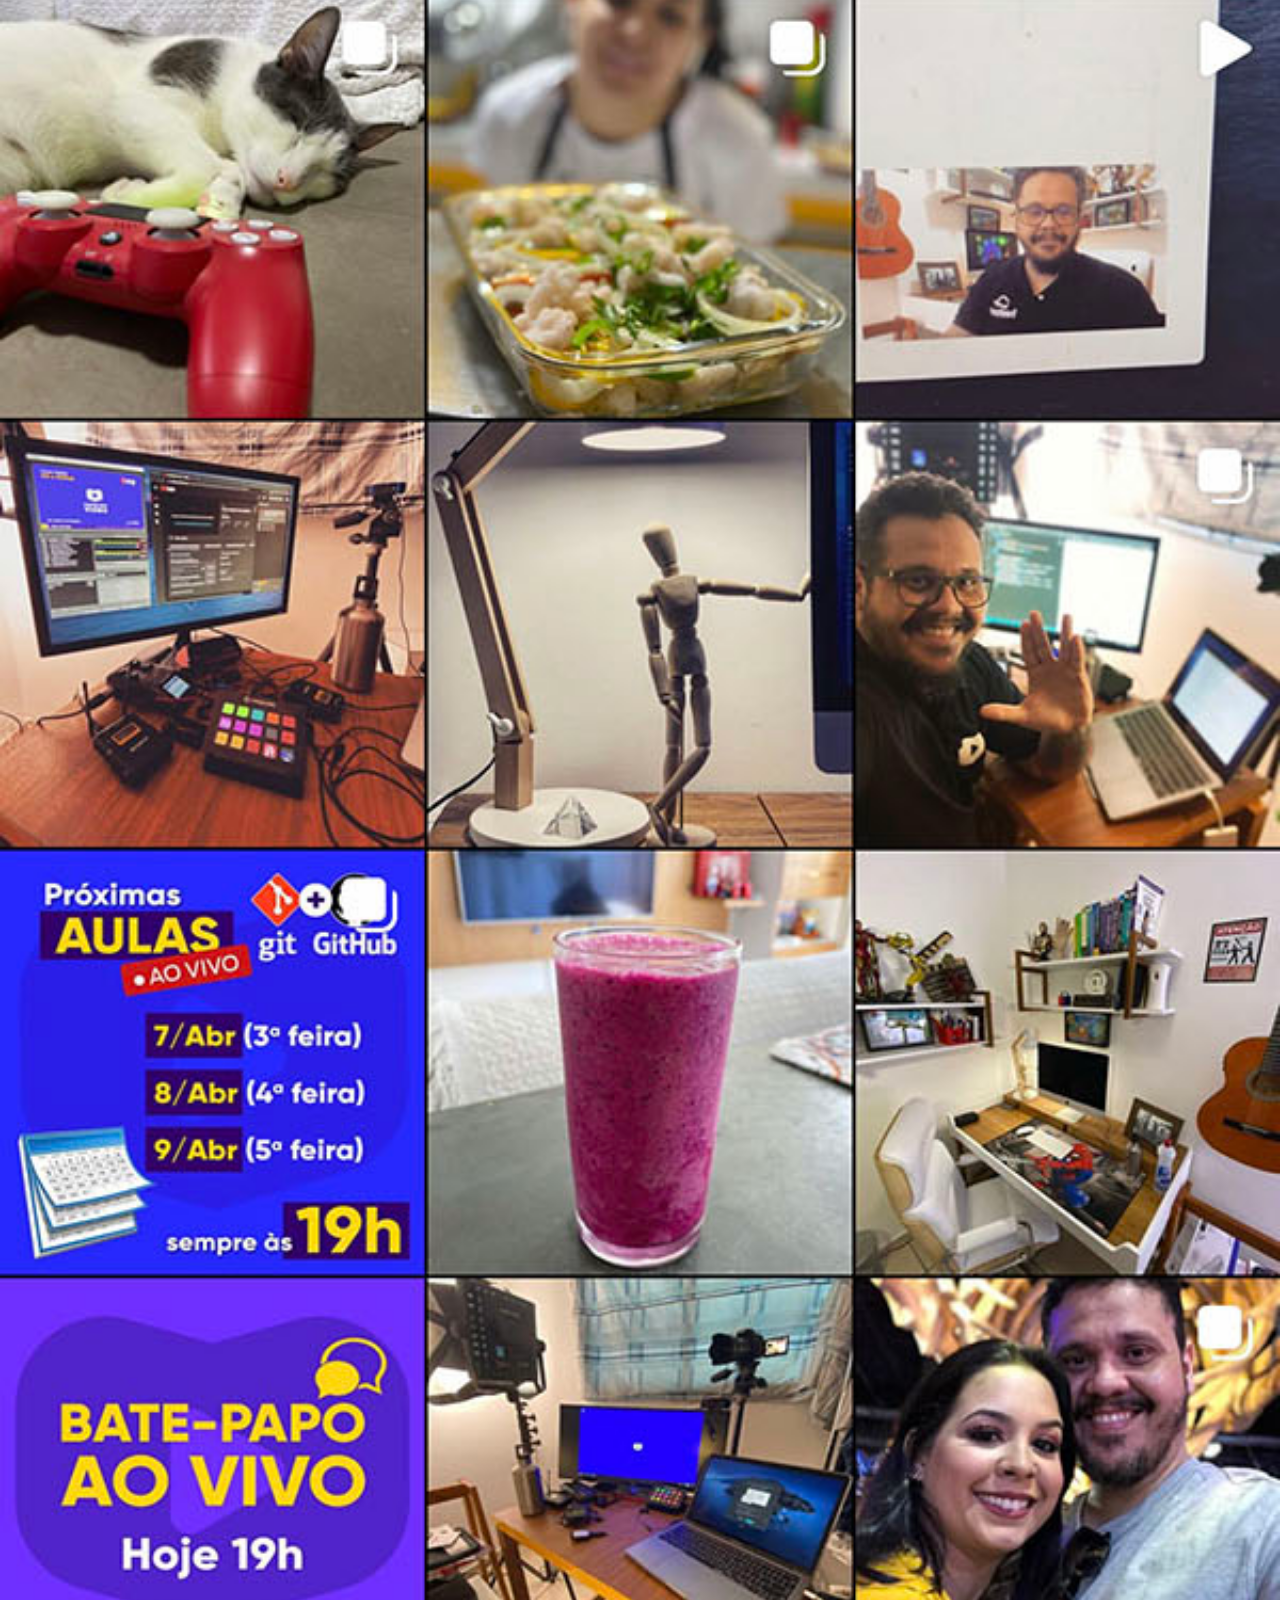
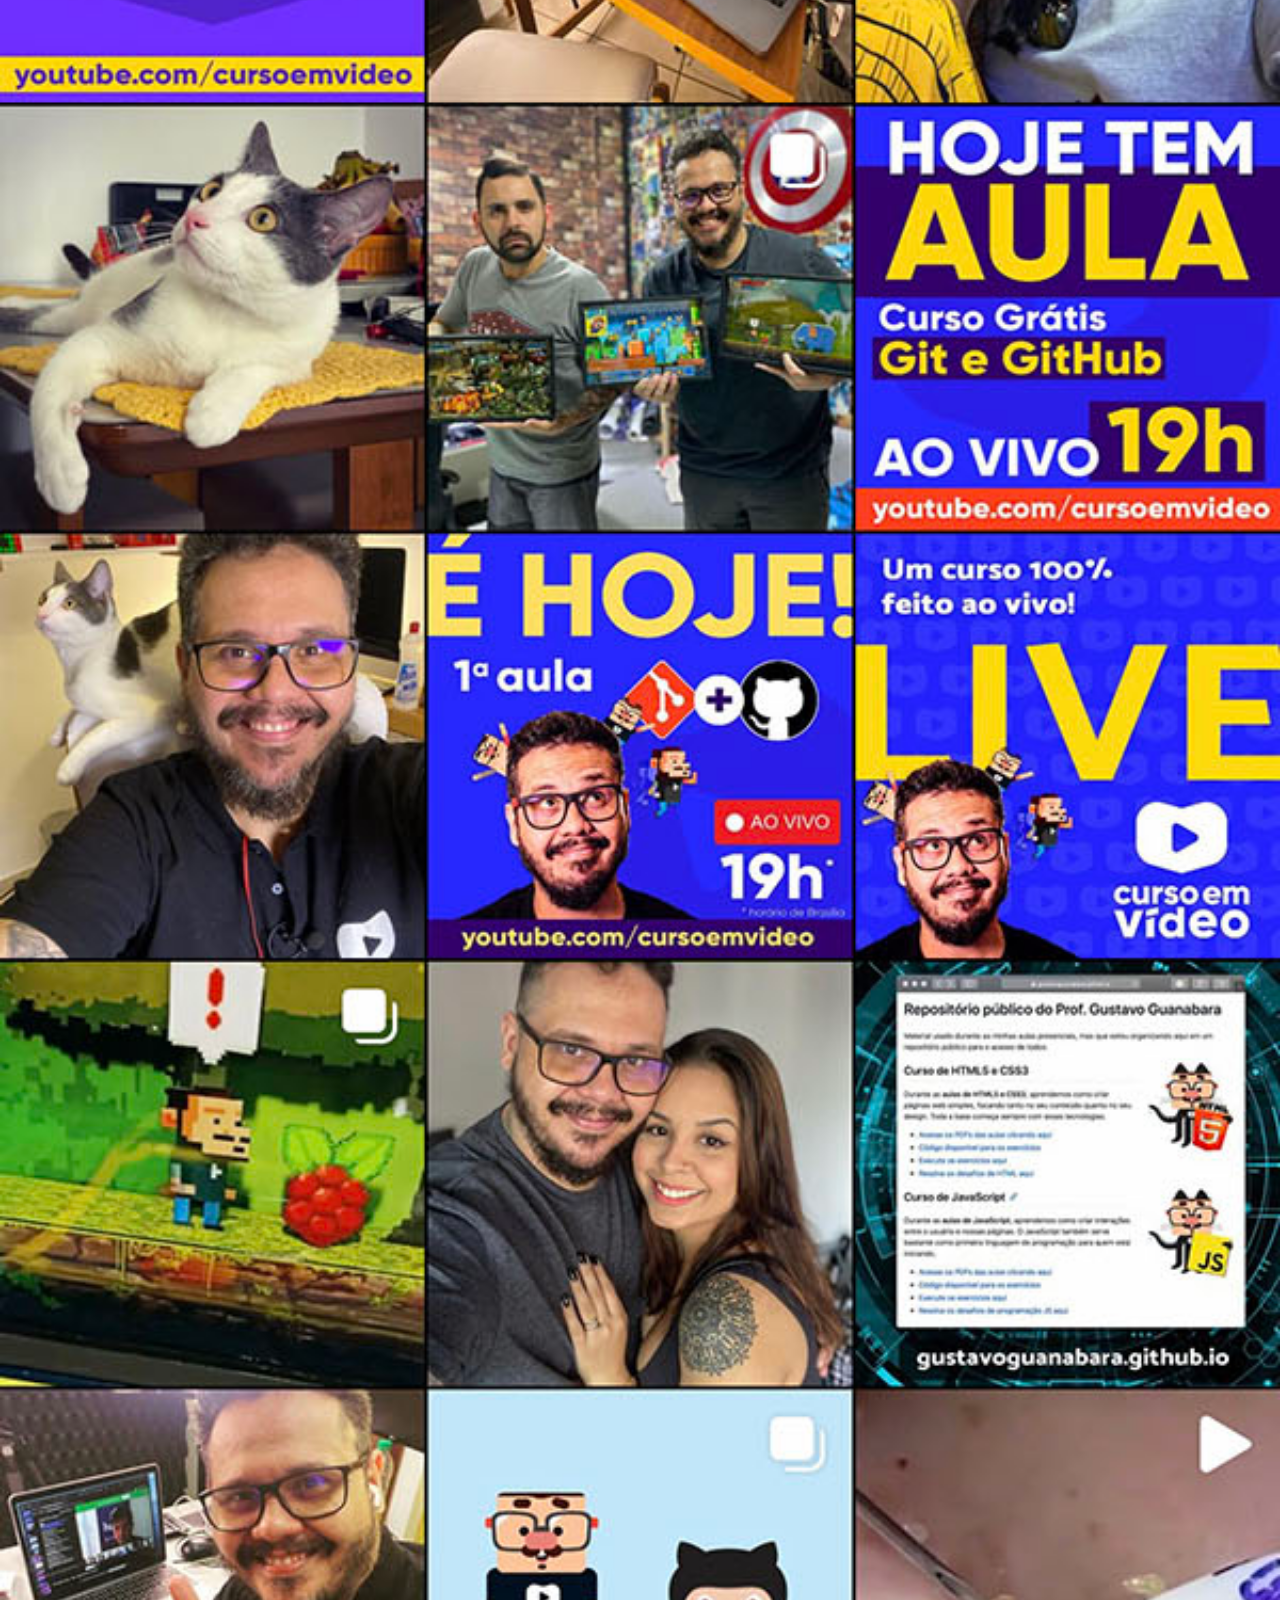
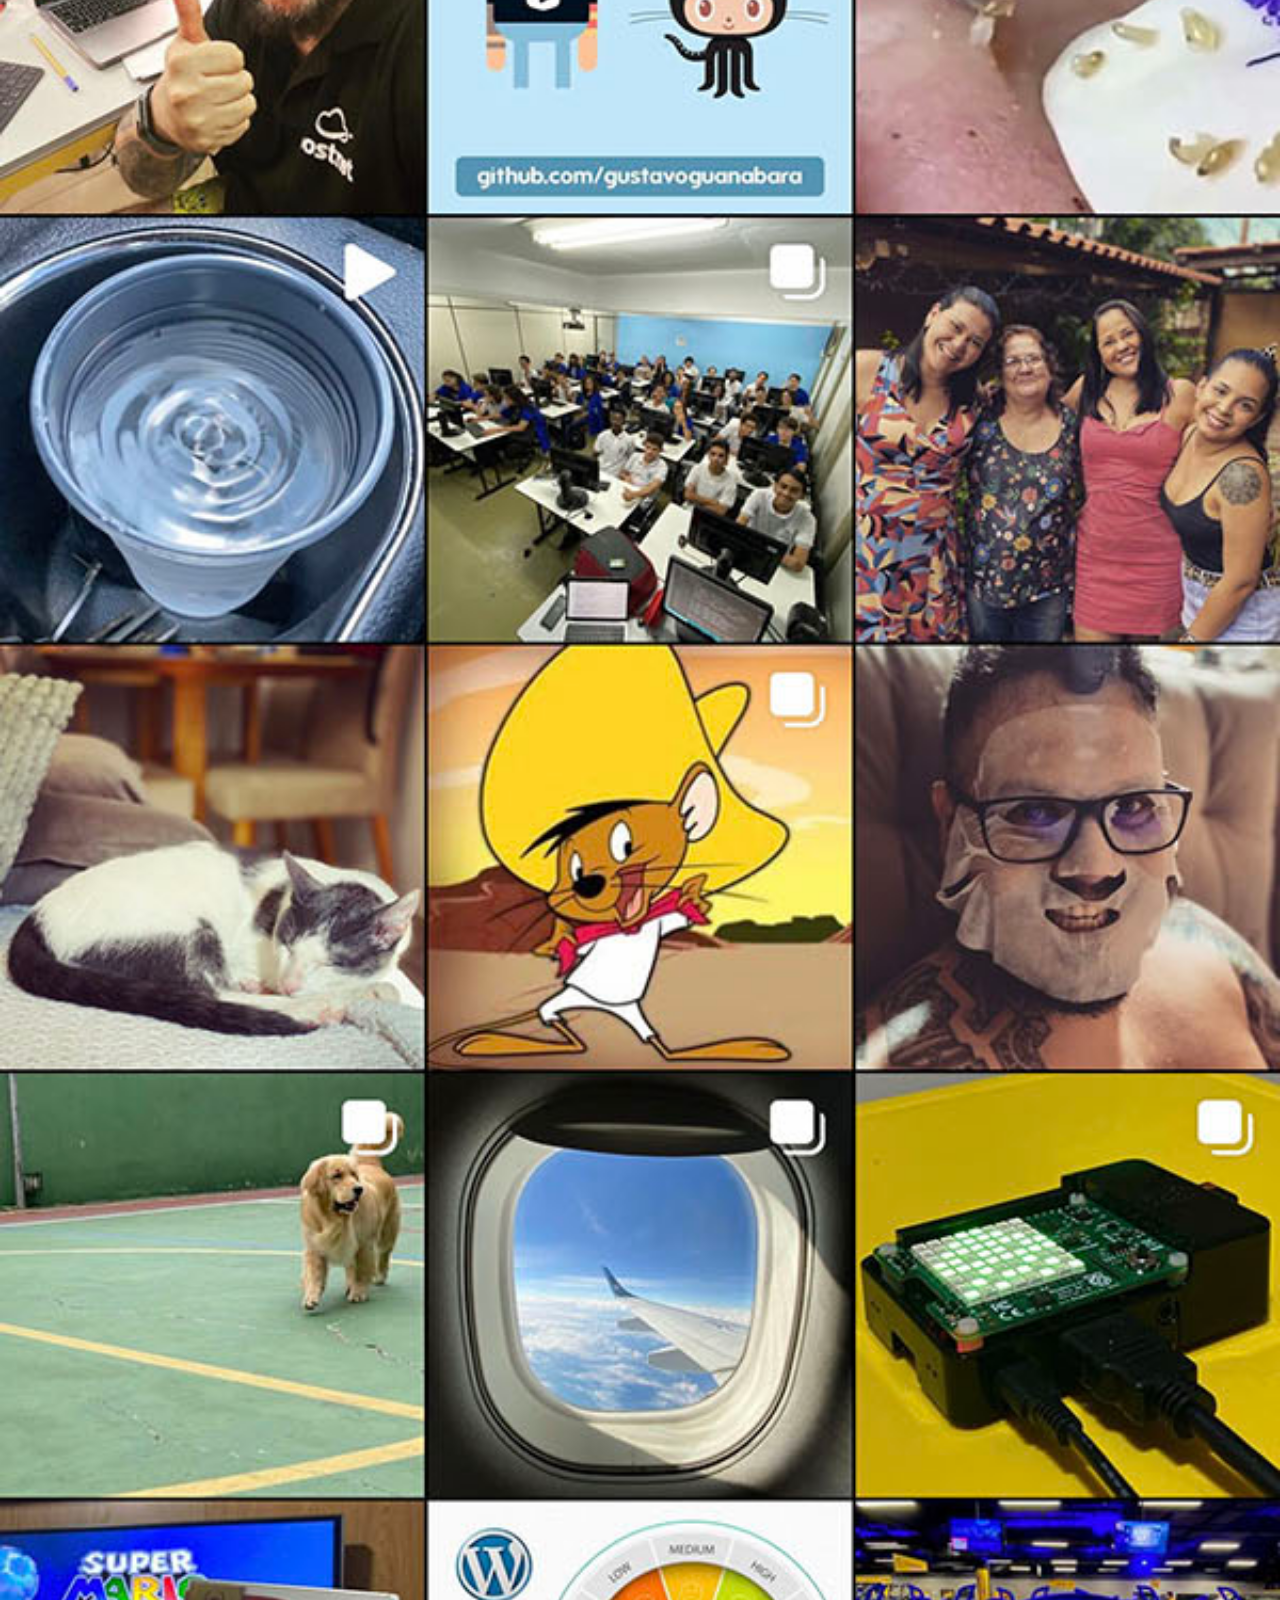
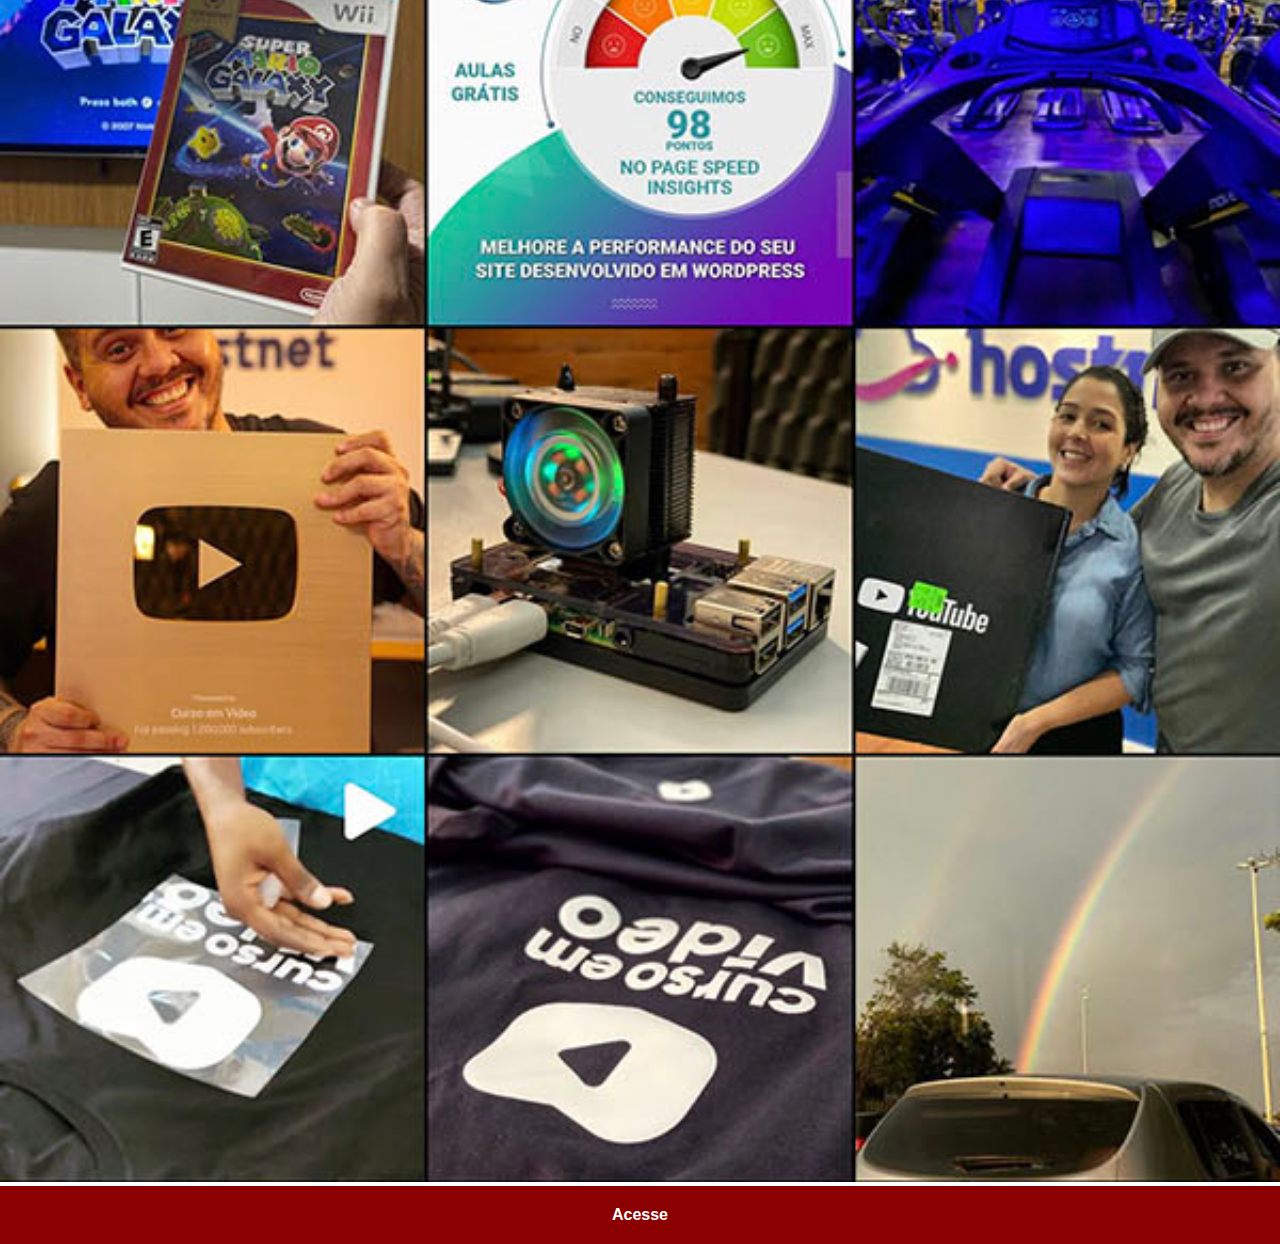
<file: instagram.html>
<!DOCTYPE html>
<html lang="en">
<head>
    <meta charset="UTF-8">
    <meta name="viewport" content="width=device-width, initial-scale=1.0">
    <title>Instagram</title>
    <link rel="stylesheet" href="styles/social.css">
</head>
<body>
    <img src="imagens/tela-instagram.jpg" alt="instagram">
    <a href="https://www.instagram.com/gustavoguanabara/" target="_blank">Acesse</a>
</body>
</html>
</file>
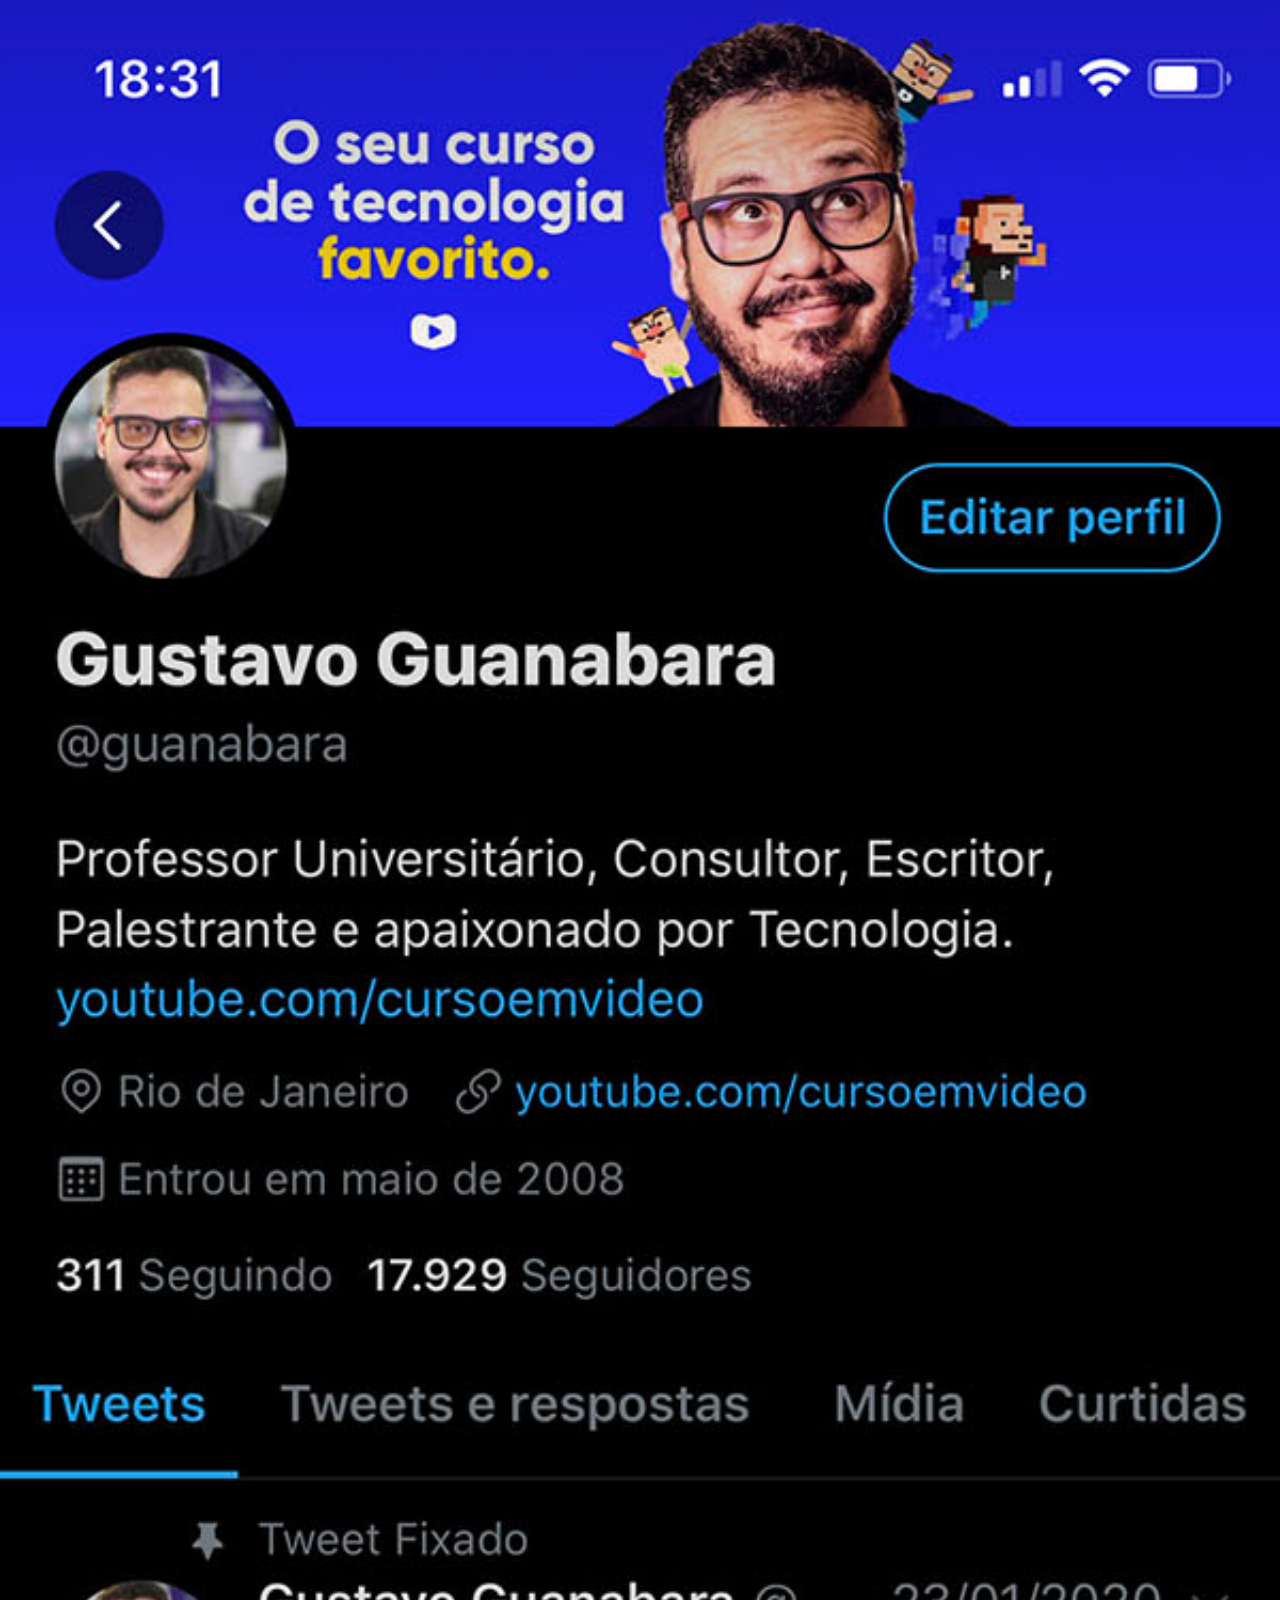
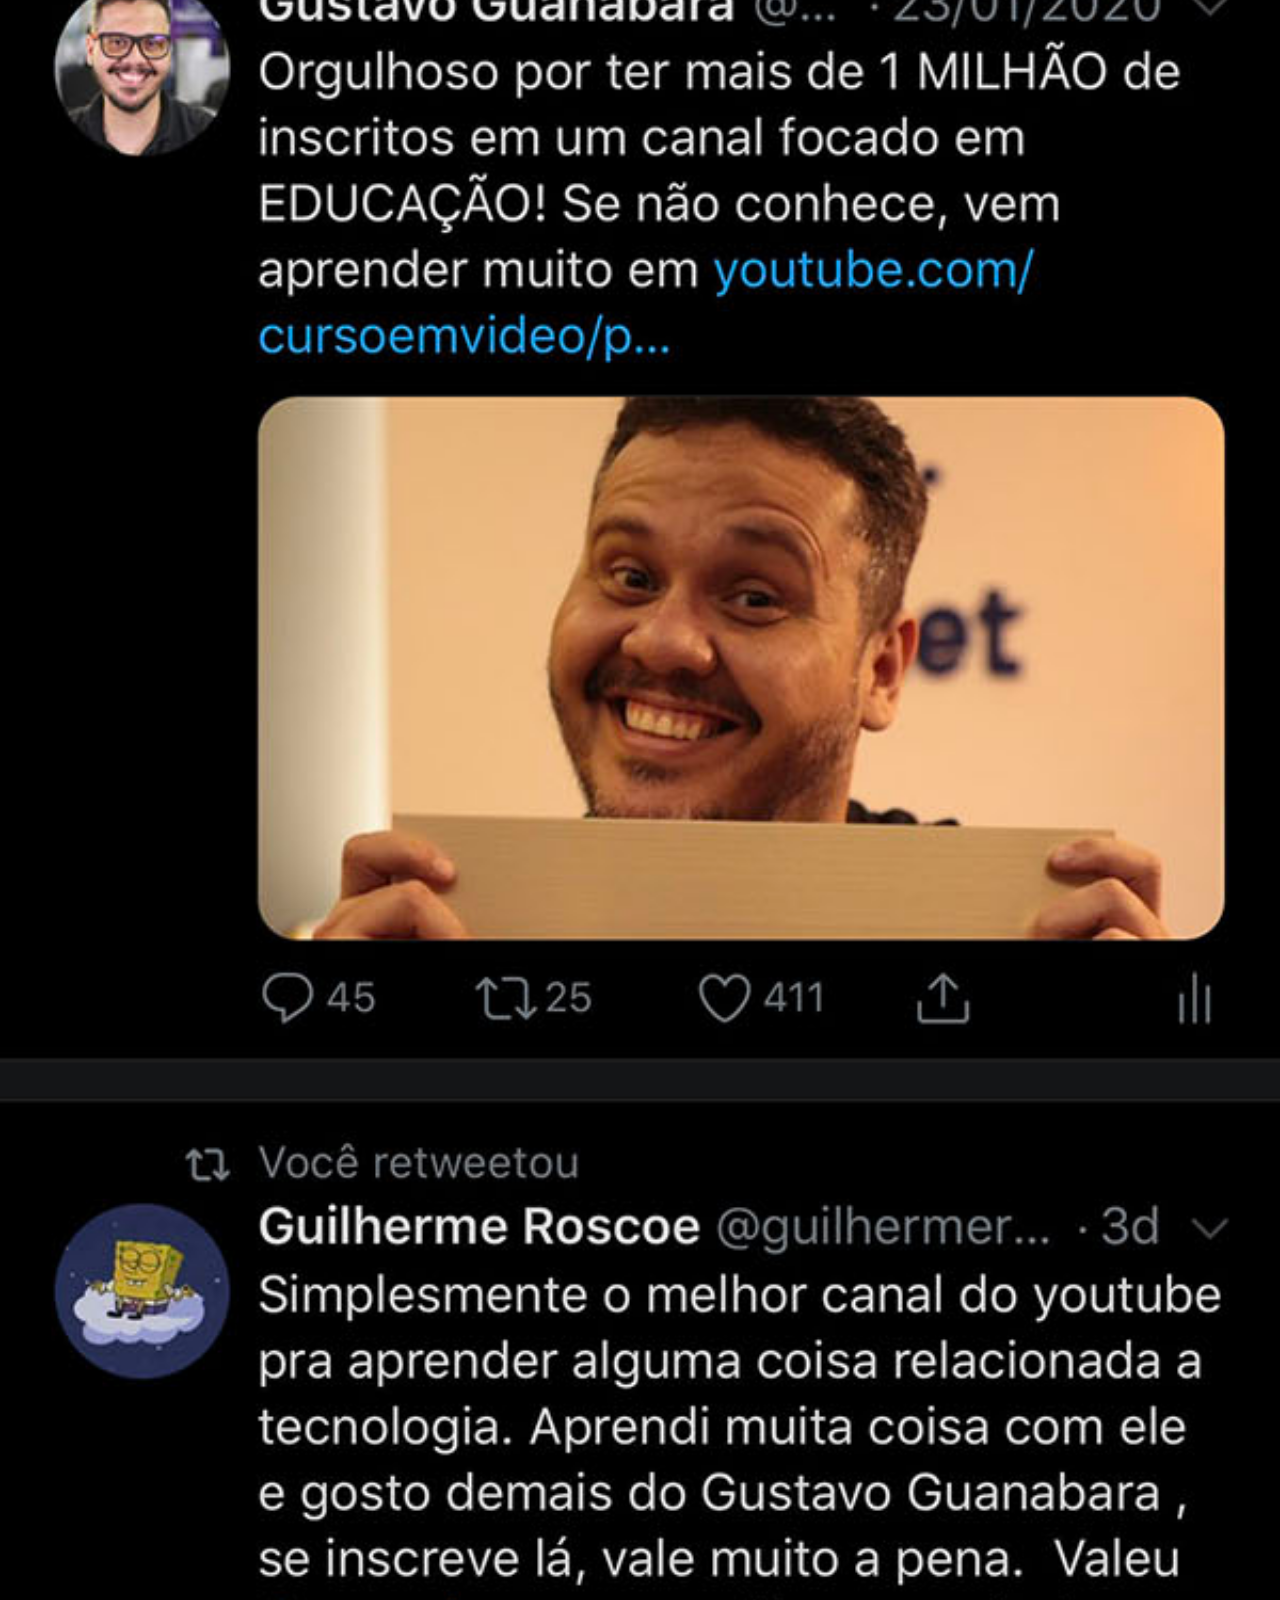
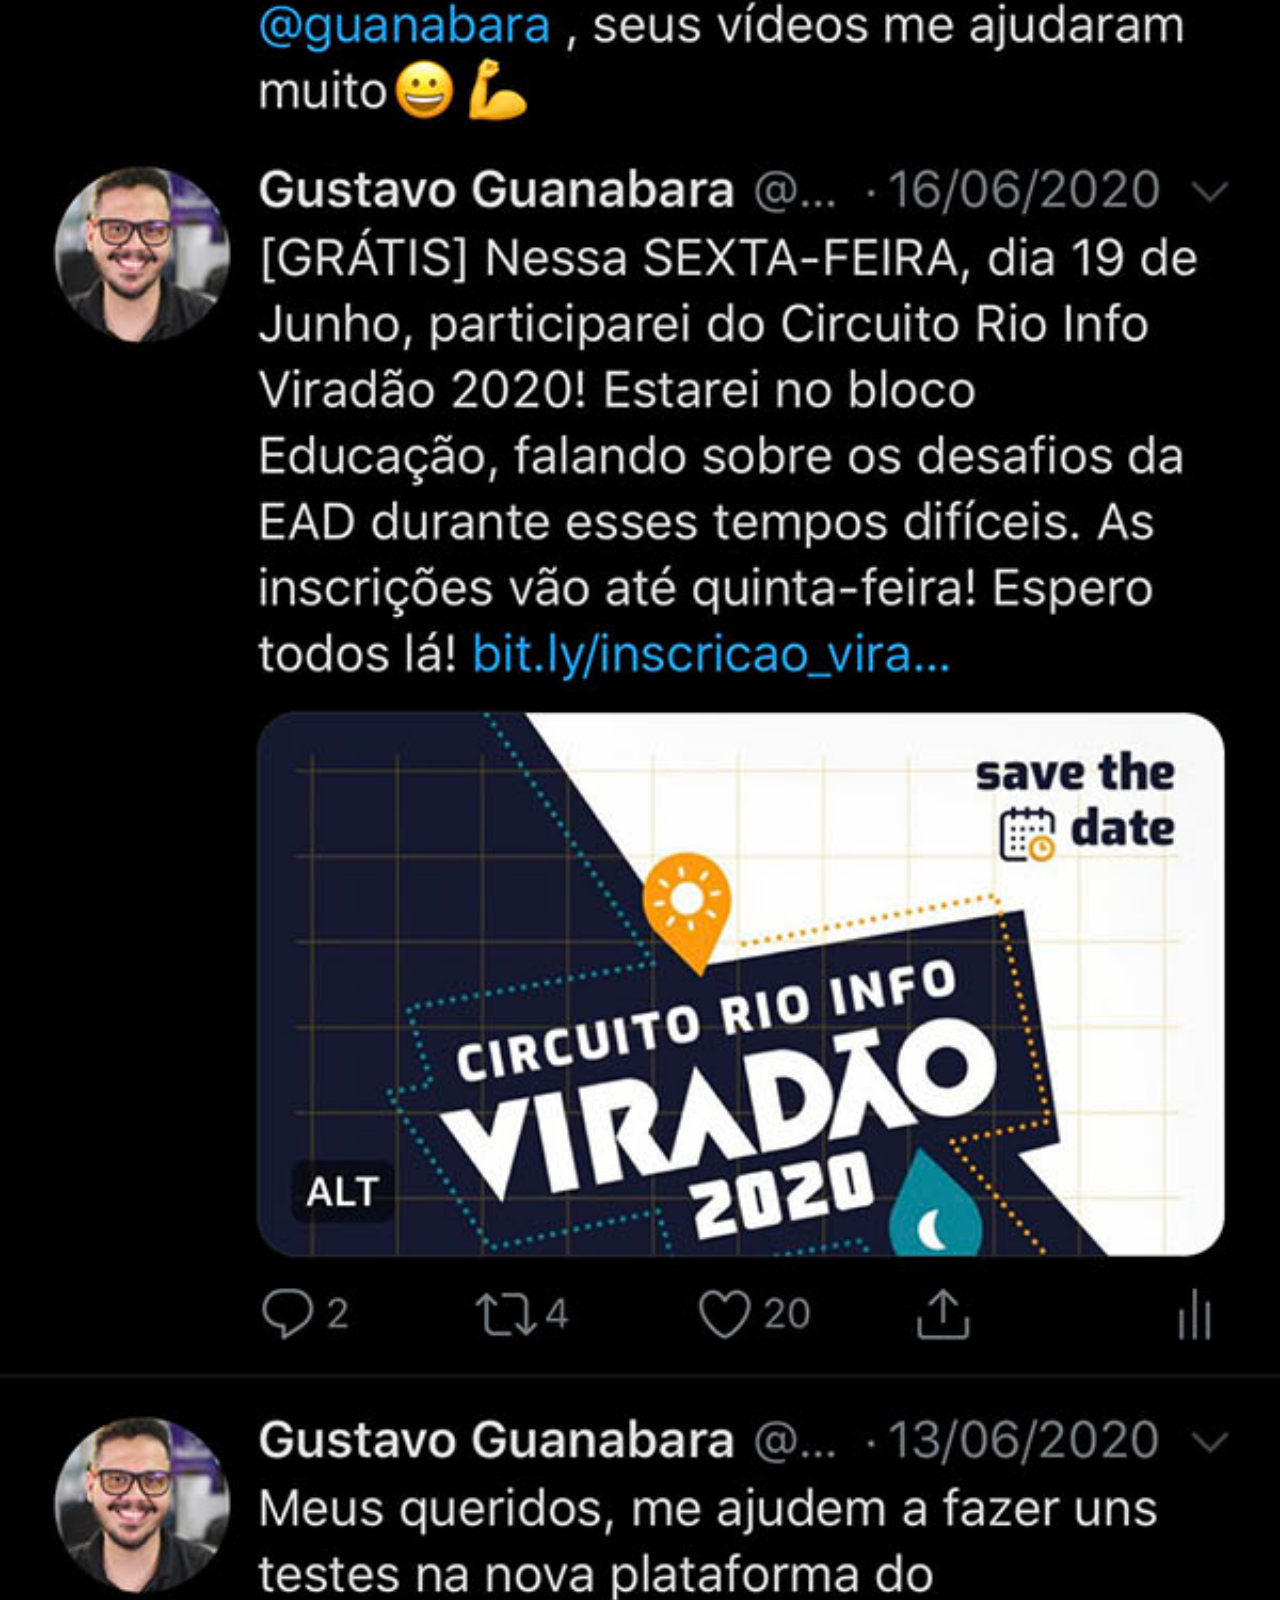
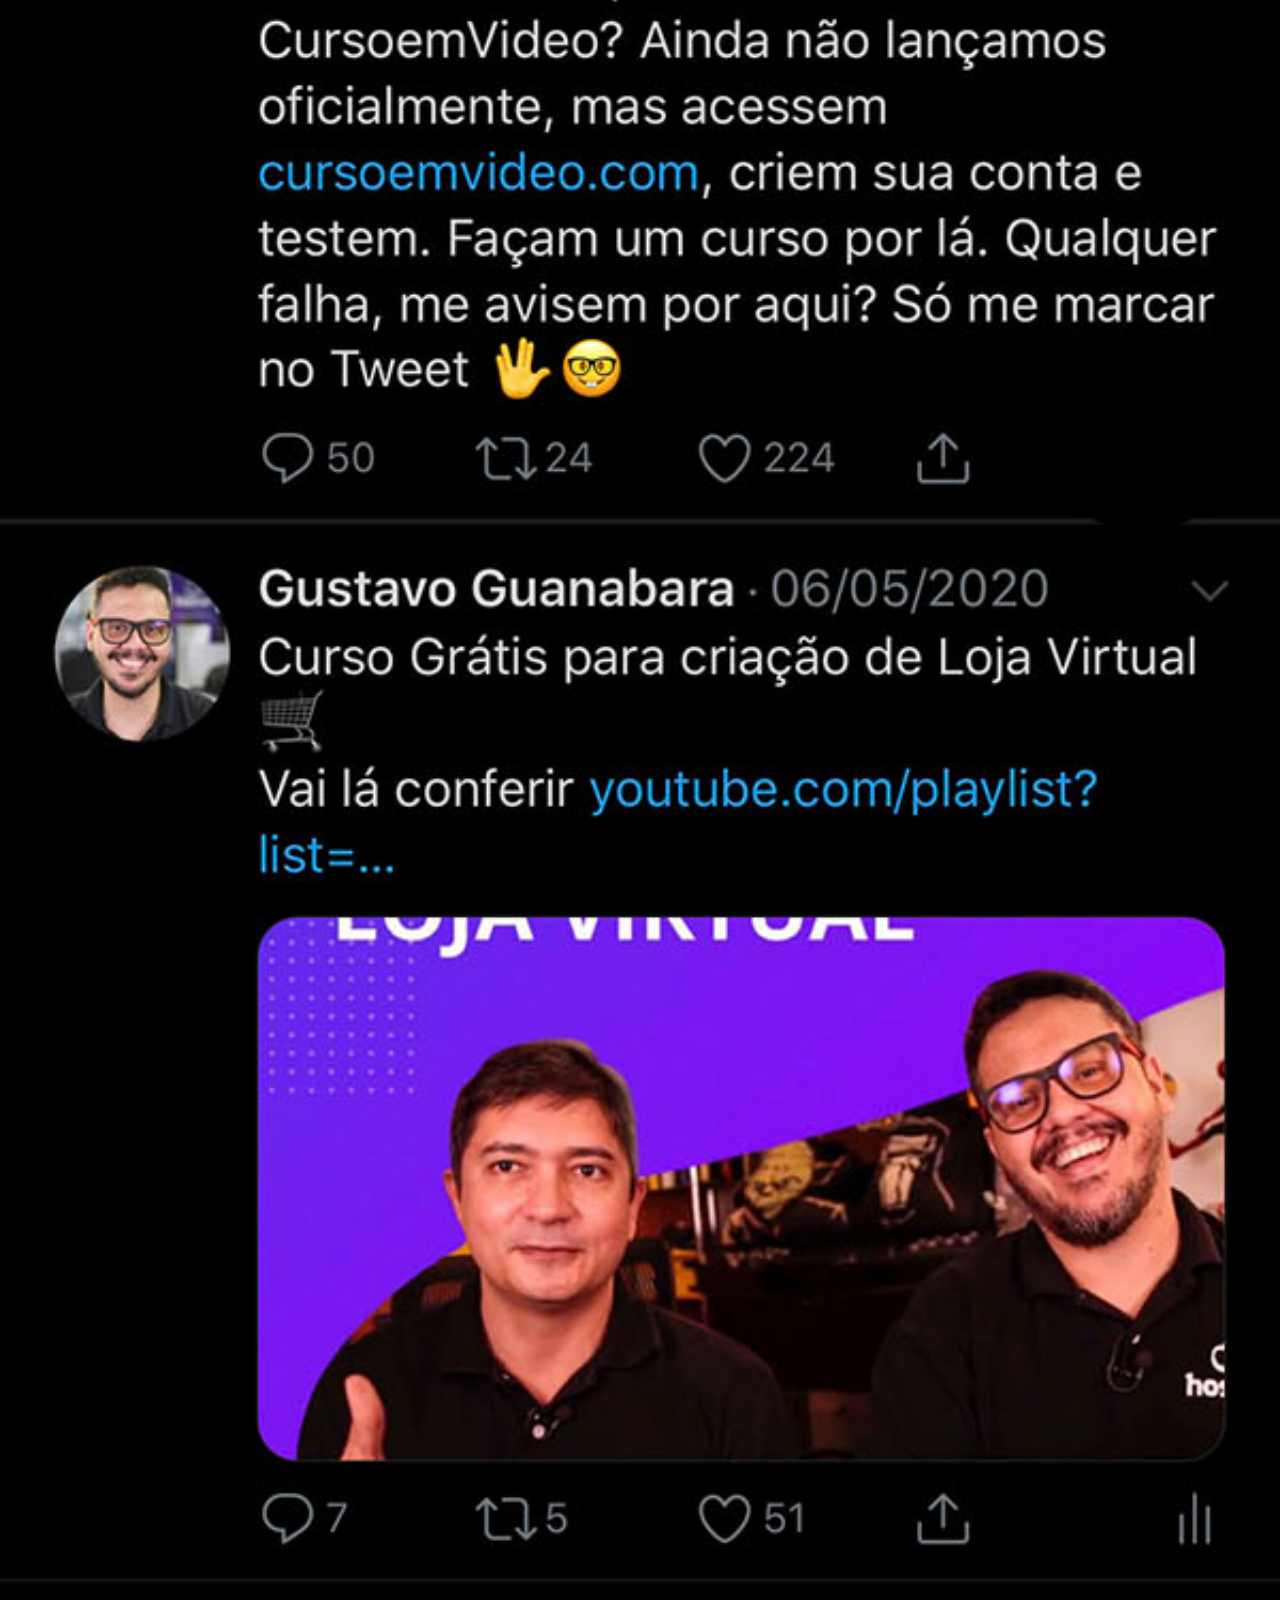
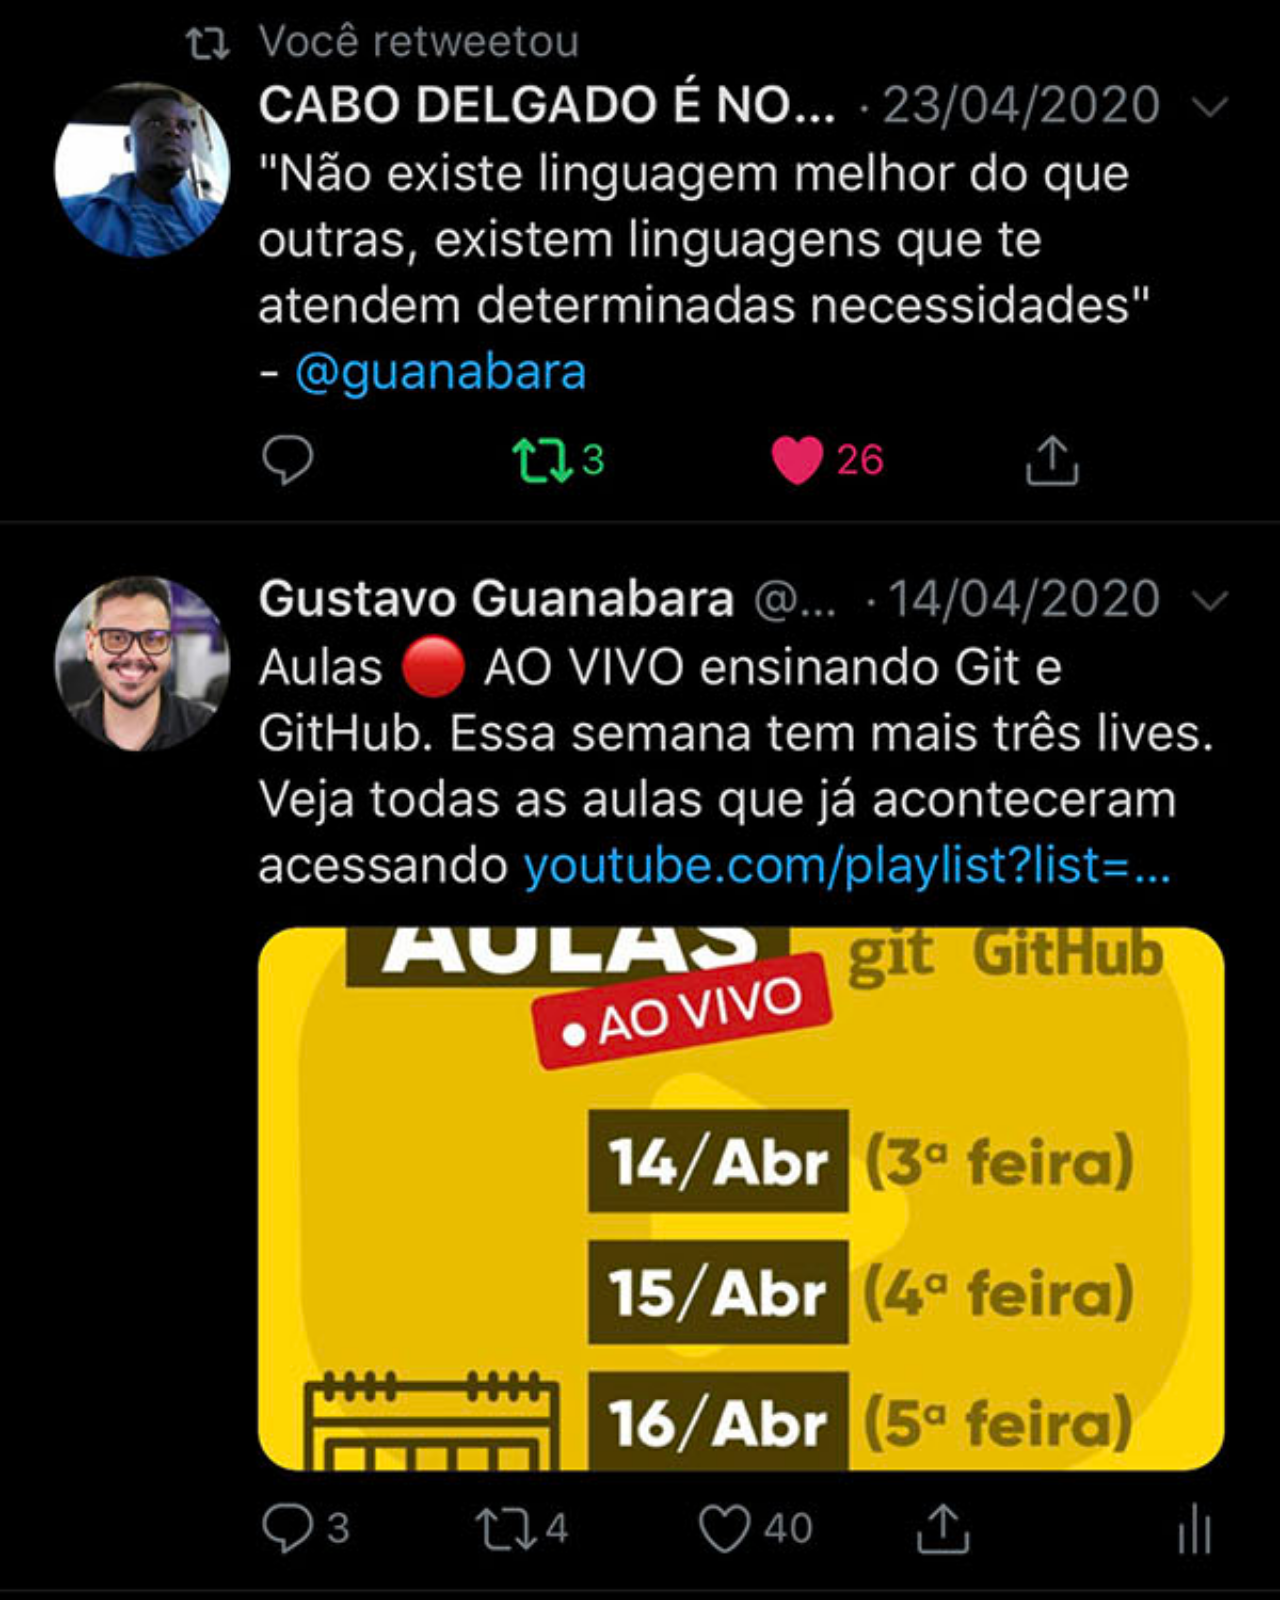
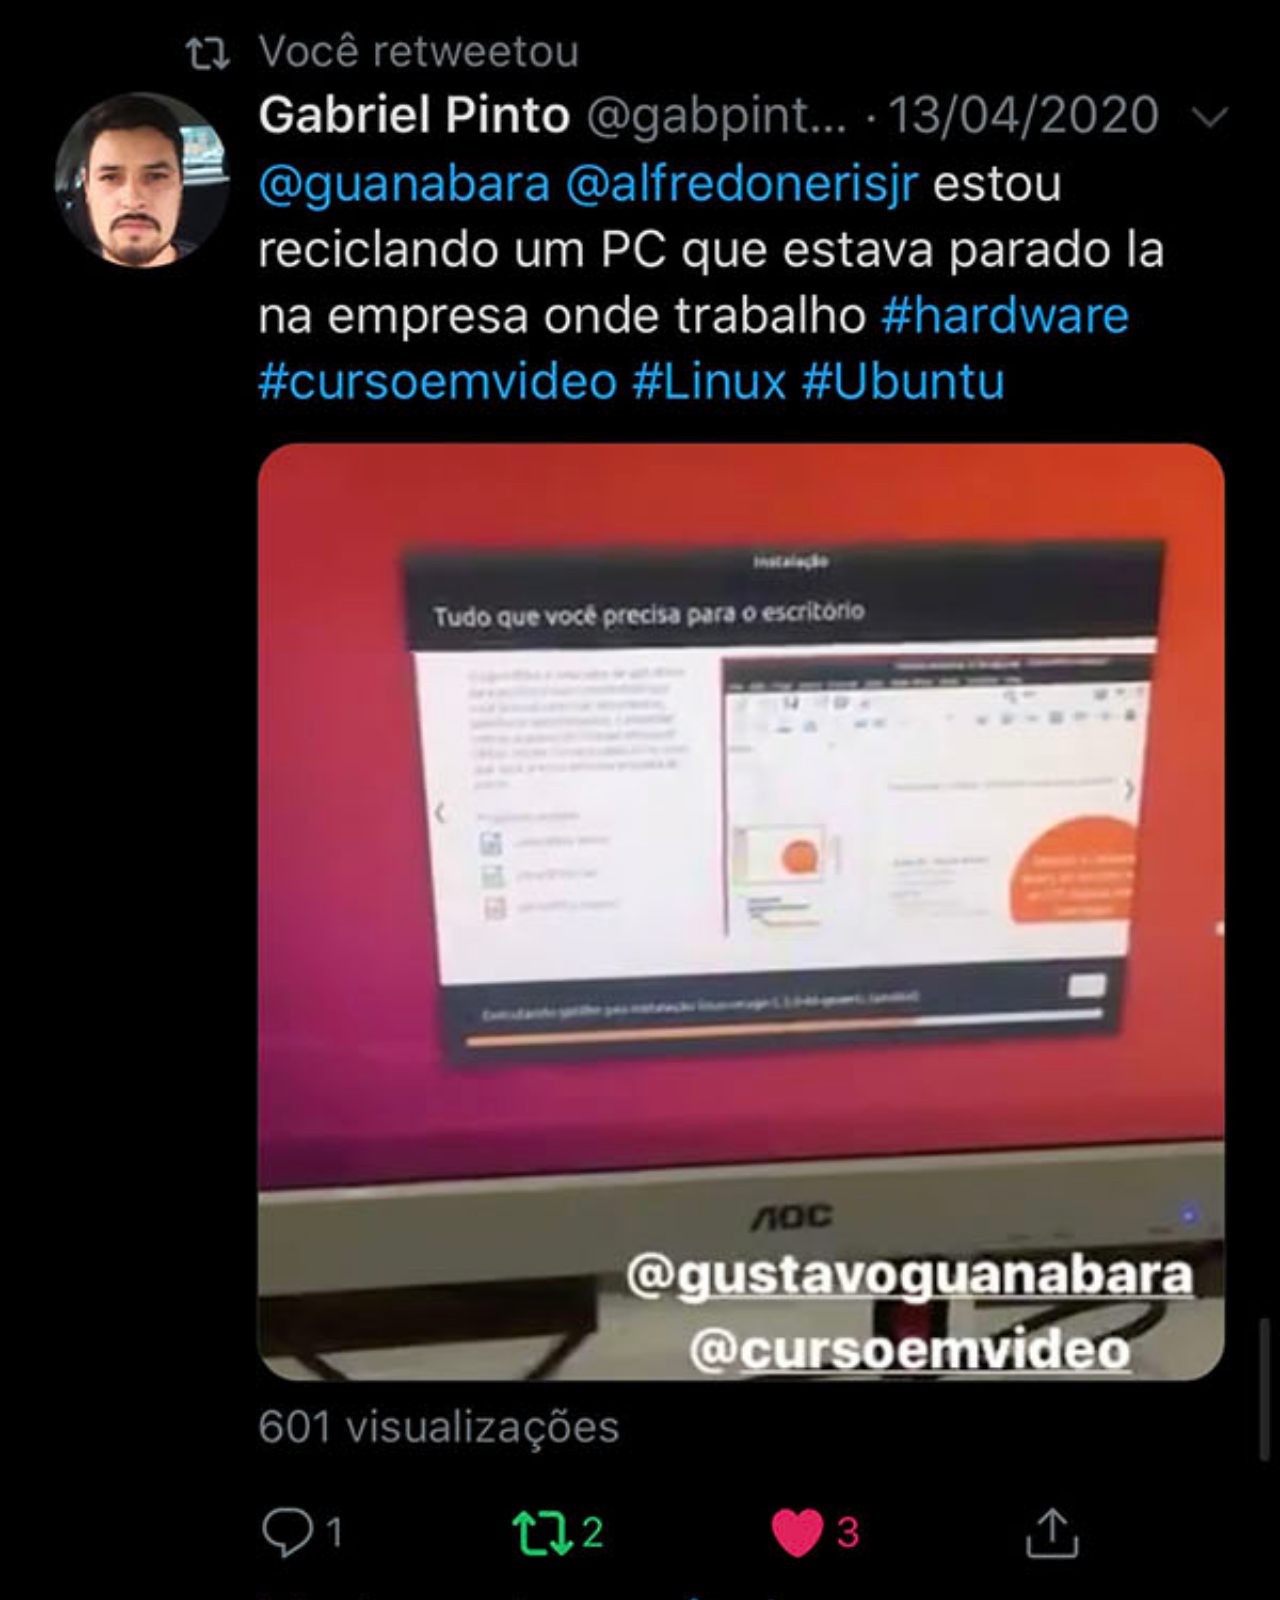
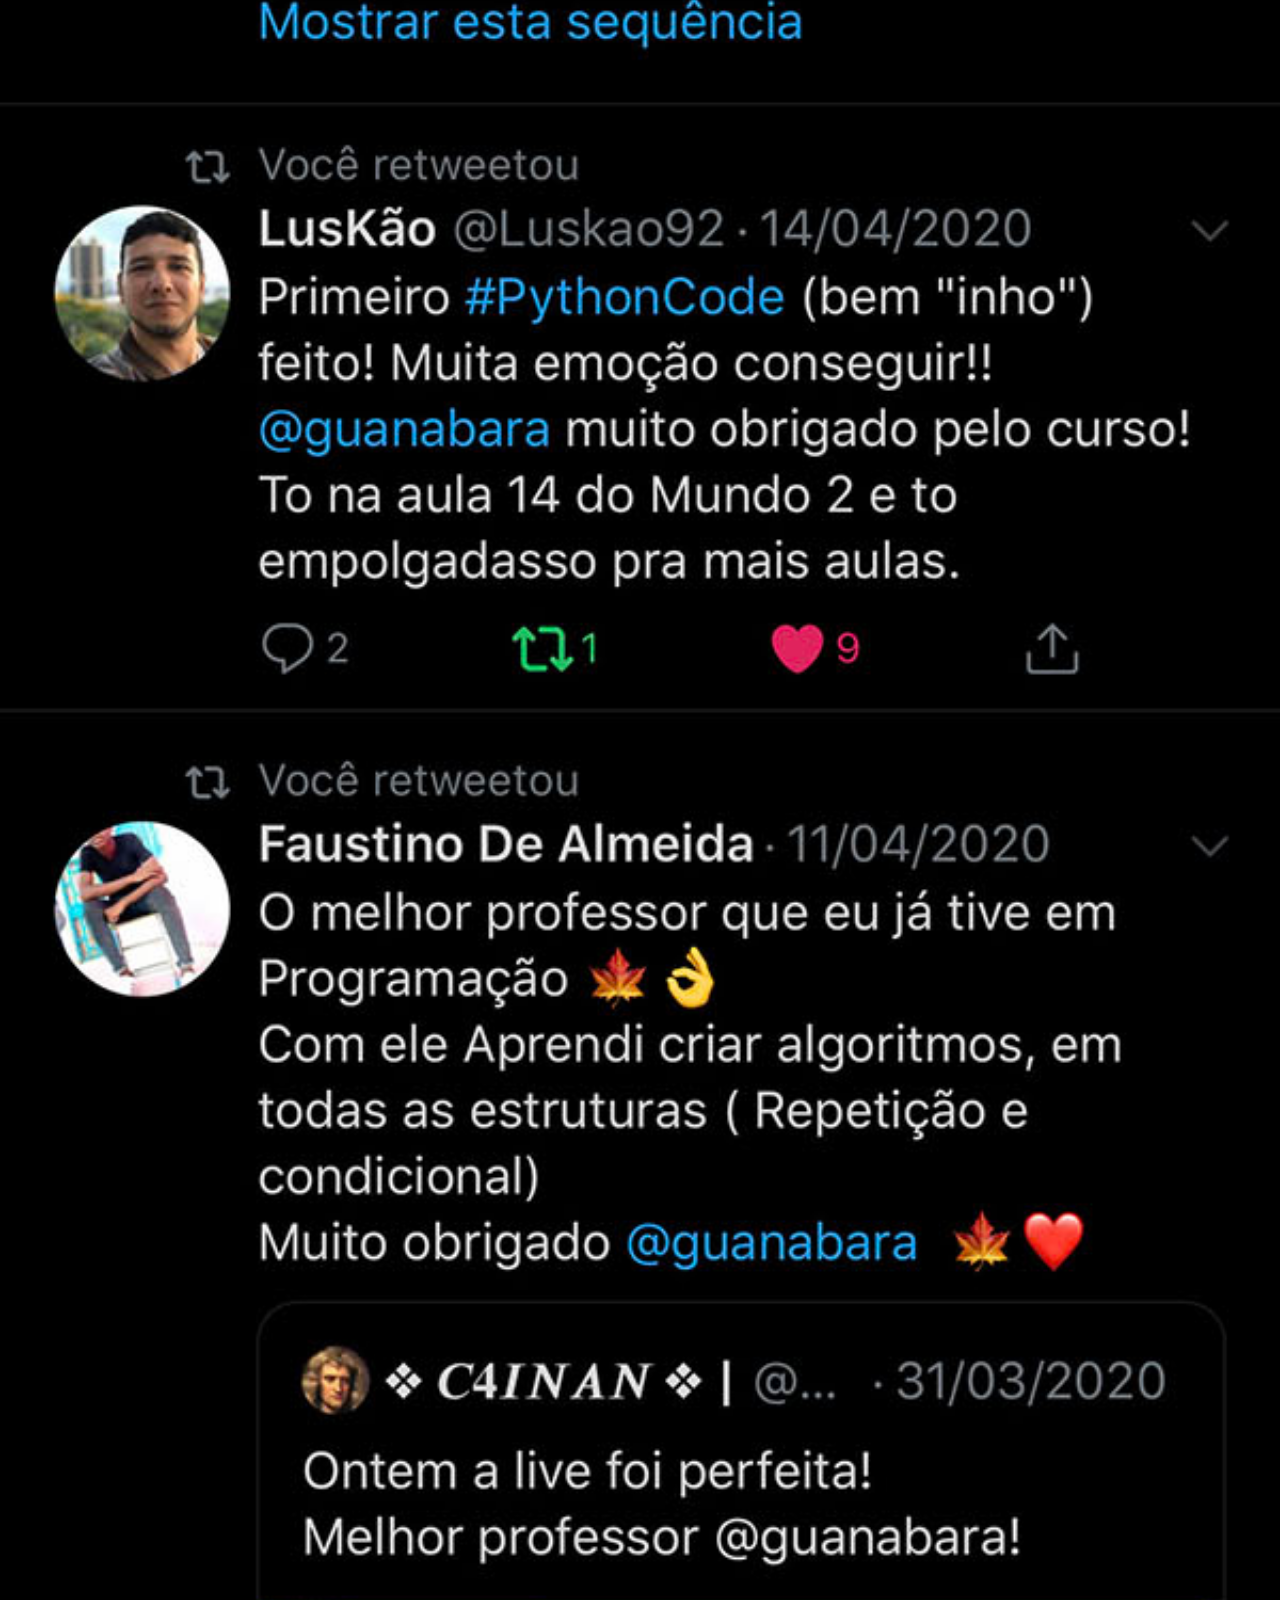
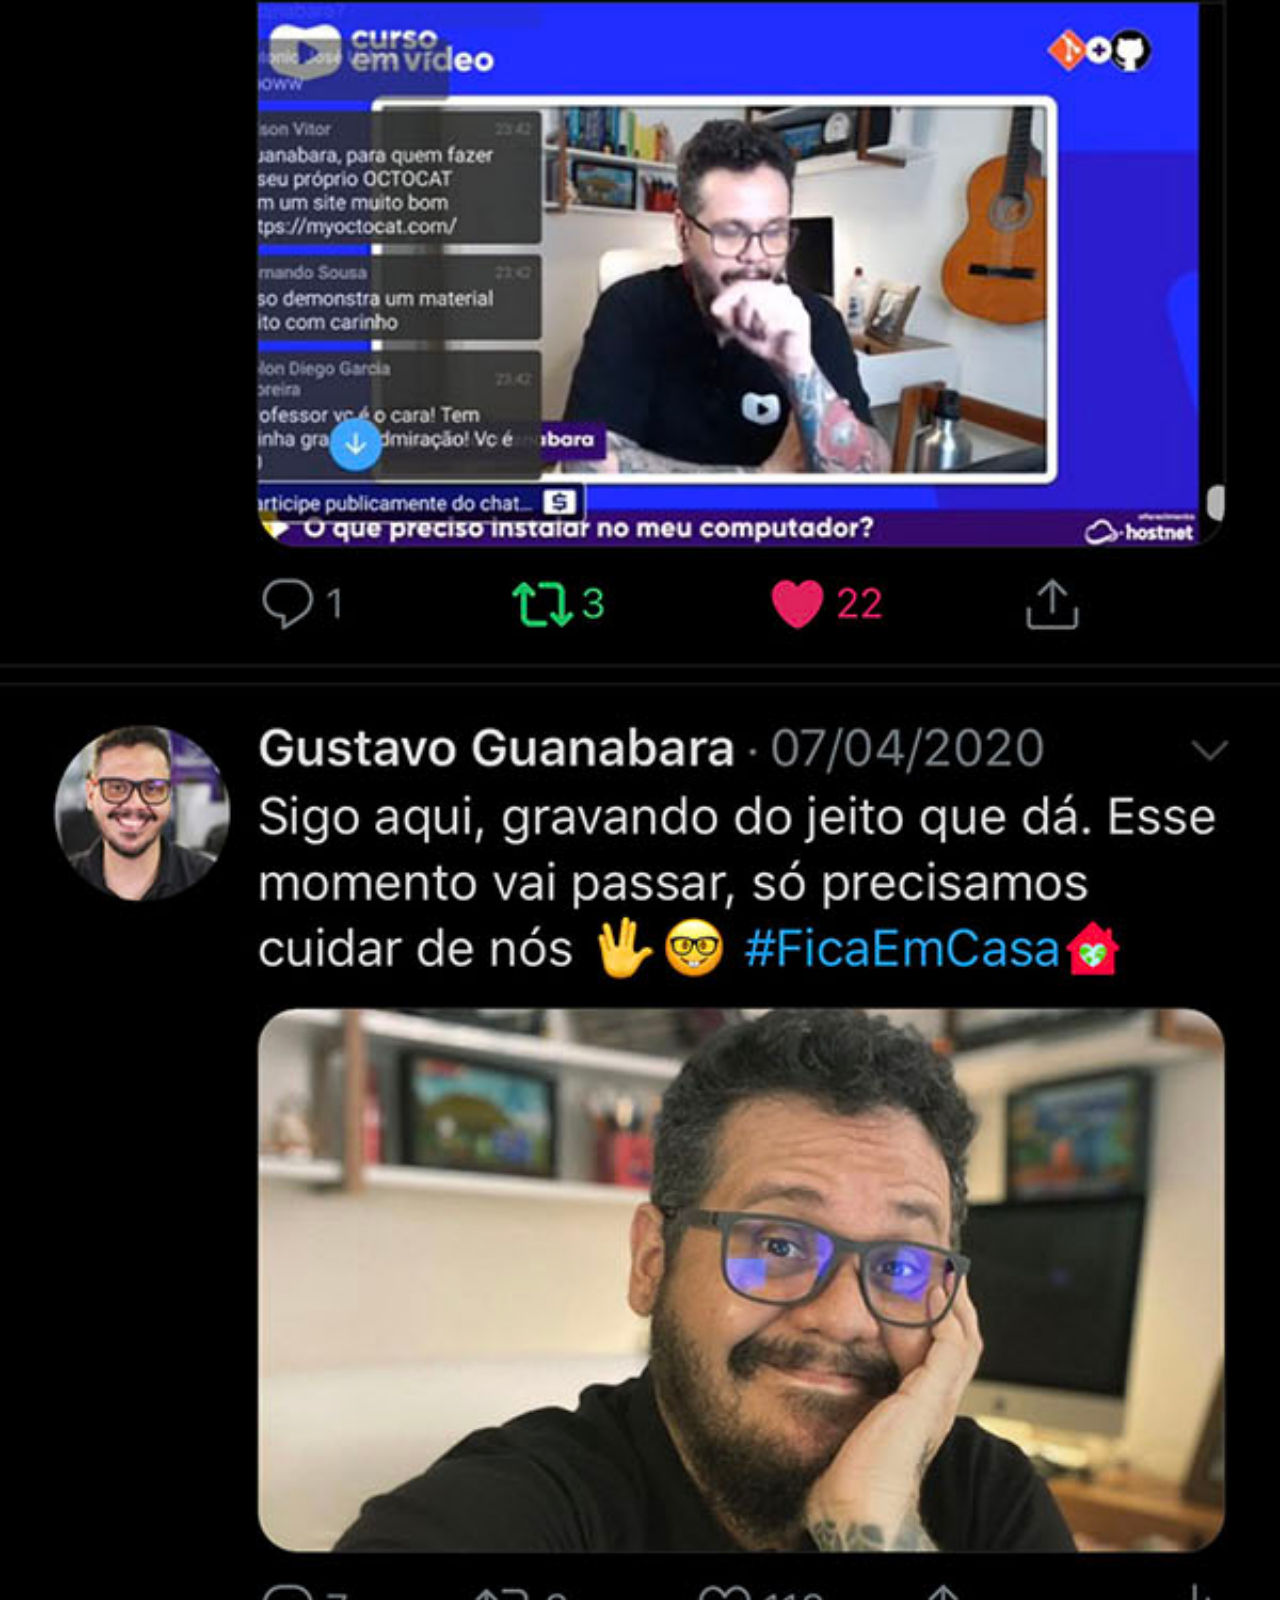
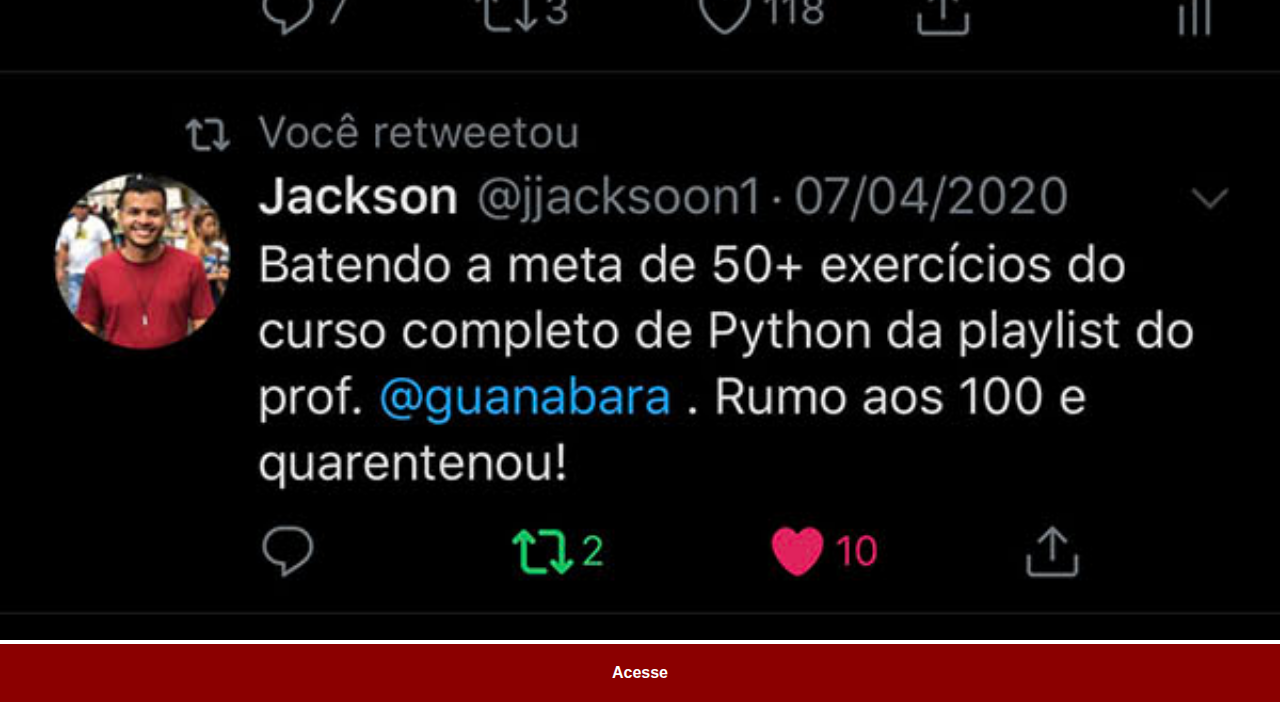
<file: twitter.html>
<!DOCTYPE html>
<html lang="en">
<head>
    <meta charset="UTF-8">
    <meta name="viewport" content="width=device-width, initial-scale=1.0">
    <title>Twitter</title>
    <link rel="stylesheet" href="styles/social.css">
</head>
<body>
    <img src="imagens/tela-twitter.jpg" alt="twitter">
    <a href="https://twitter.com/guanabara" target="_blank">Acesse</a>
</body>
</html>
</file>
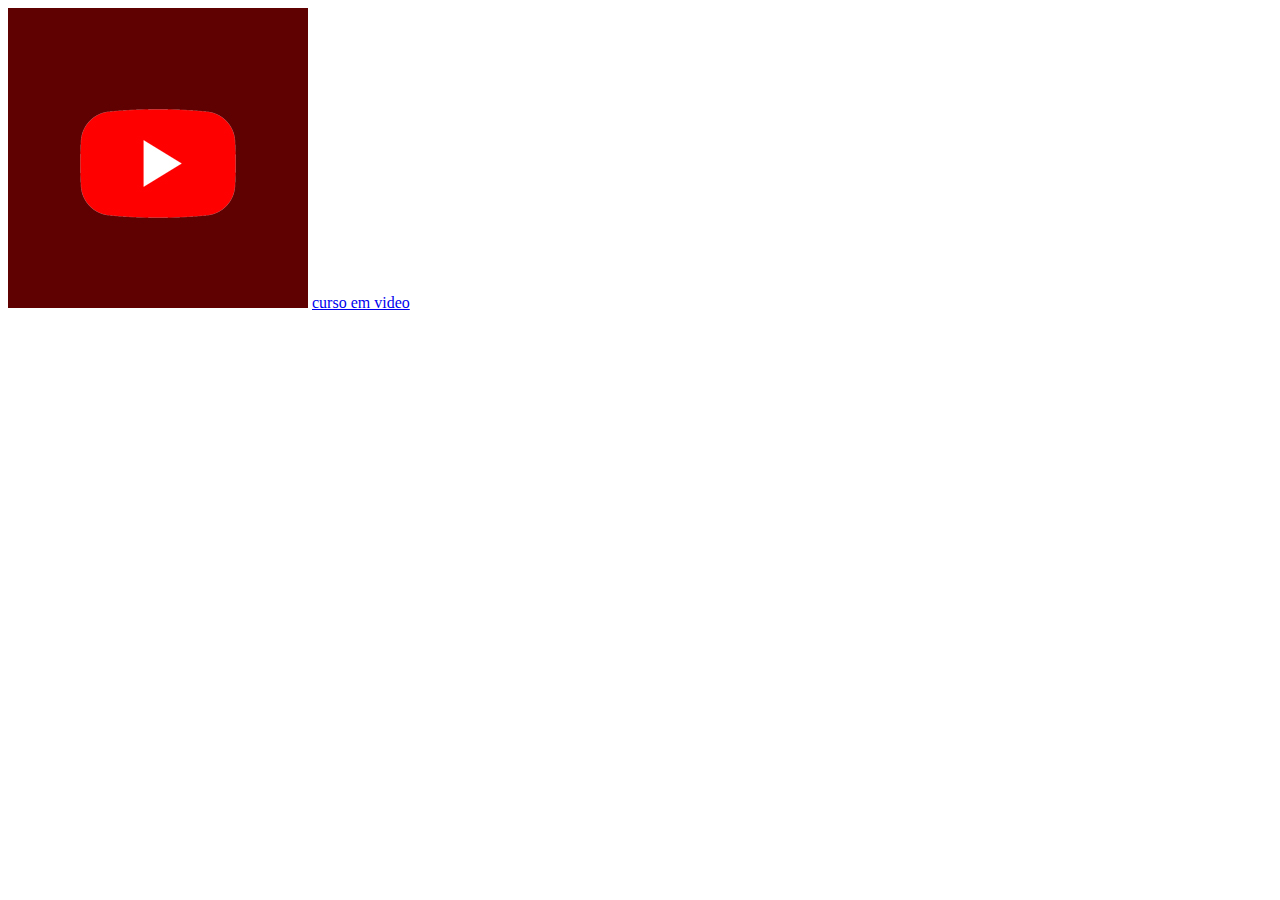
<file: youtube.html>
<!DOCTYPE html>
<html lang="en">
<head>
    <meta charset="UTF-8">
    <meta name="viewport" content="width=device-width, initial-scale=1.0">
    <title>Youtube</title>
    <style>

    </style>
</head>
<body>
    <img src="imagens/logo-youtube.jpg" alt="youtube">
    <a href="https://www.youtube.com/@CursoemVideo/playlists" target="_blank">curso em video</a>
</body>
</html>
</file>
<file: styles/style.css>
@charset "UTF-8"
* {
    margin: 0px;
    padding: 0px;
    font-family: 'Times New Roman', Times, serif;
}
html, body {
    height: 100vh;
    width: 100vw;
    background-color: black;
}

body {
    background: url(../imagens/fundo-madeira.jpg) no-repeat top center;
    background-size: cover;
    background-attachment: fixed;
}

iframe#tela {
    position: relative;
    top: 80px;
    left: 22px;
    width: 267px;
    height: 471px;
}

main {
    position: relative;
    height: 100vh;
    
}

section#mobile {
    position: absolute;
    top: 50%;
    left: 50%;
    transform: translate(-50%, -50%);
    height: 627px;
    width: 311px;
    background: url(../imagens/frame-iphone.png) no-repeat;
}

section#socialmedia img {
    width: 50px;
    margin: 10px;
    border-radius: 50%;
    box-shadow: 2px 2px rgba(0, 0, 0, 0.582);
    box-sizing: border-box;
}

section#socialmedia img:hover {
    border: 2px solid rgba(255, 255, 255, 0.801);
    transform: translate(-3px, -3px);
    box-shadow: 5px 5px 10px rgba(0, 0, 0, 0.747);
    transition: transform 0.5s, border 0.5s;
}
</file>
<file: styles/social.css>
* {
    margin: 0px;
    padding: 0px;
    font-family: Arial, Helvetica, sans-serif;
}
::-webkit-scrollbar {
    width: 0px;
    height: 0px;
}
img {
    width: 100vw;
    
}

a {
    display: block;
    background-color: darkred;
    color: white;
    padding: 20px;
    text-align: center;
    font-weight: bolder;
    text-decoration: none;
}

a:hover {
    background-color: red;
}
</file>
